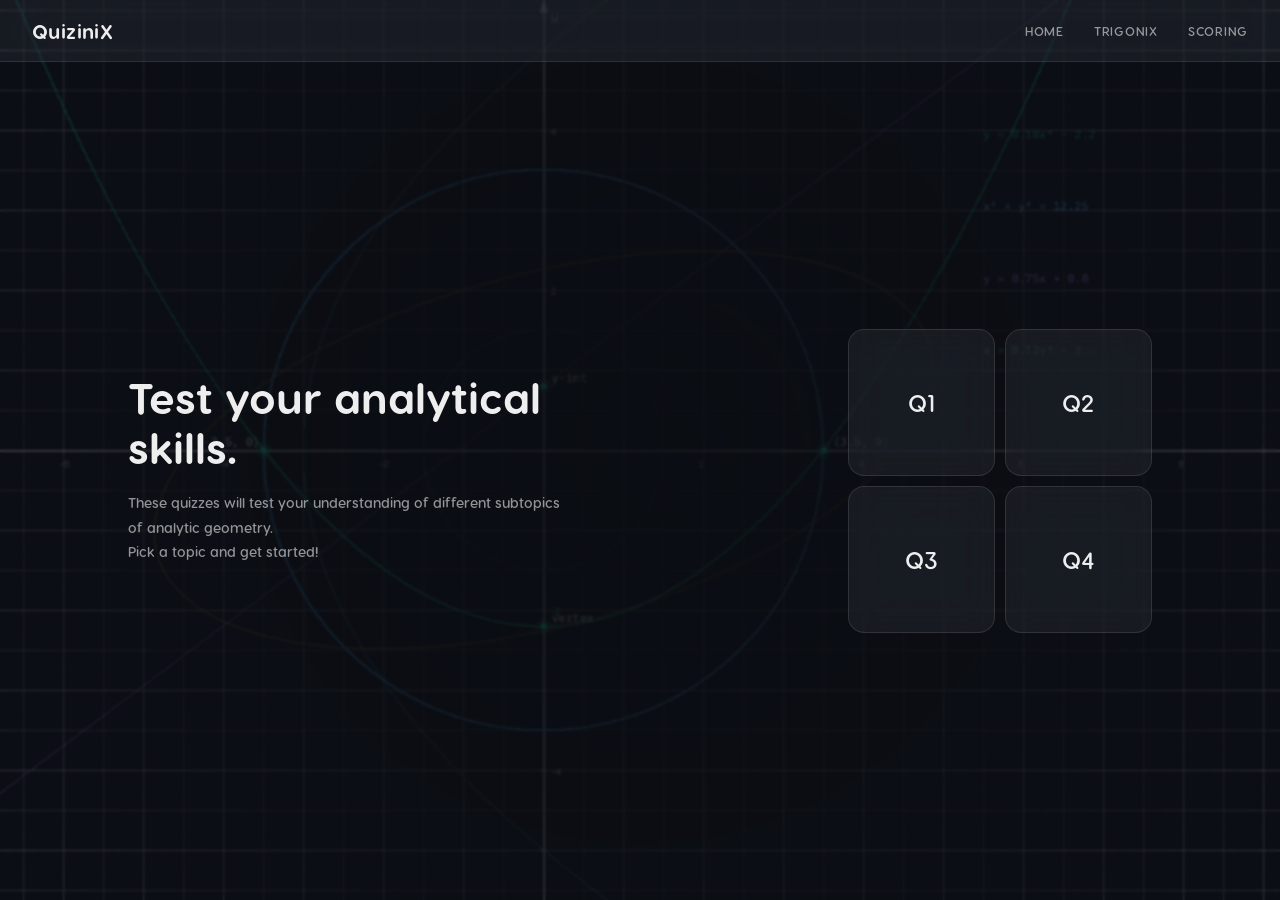
<file: index.html>
<!DOCTYPE html>
<html lang="en">
<head>
    <meta charset="UTF-8">
    <meta name="viewport" content="width=device-width, initial-scale=1.0">
    <script async src="https://pagead2.googlesyndication.com/pagead/js/adsbygoogle.js?client=ca-pub-8921934324115001"
     crossorigin="anonymous"></script>
    <link rel="stylesheet" href="index.css">
    <script src="index.js"></script>
    <title>QuiziniX</title>
</head>
<body id="body">
    <div class="all">
        <div class="nav">
            <p id="navTitle">QuiziniX</p>
            <nav class="linkList">
                <a href="#" class="link">Home</a>
                <a href="https://trigonix.netlify.app" class="link">Trigonix</a>
                <meta name="google-site-verification" content="eEpKmwbBqRl6I6OU0Si8cZnykv7s3crbCMRWSGmSx84" />
                <a href="/scoring.html" class="link">Scoring</a>
            </nav>
        </div>
        <div class="content">
            <div class="intro">
                <h1 class="header">Test your analytical <br> skills.</h1>

                <div id="Q0t">
                    <p class="info">These quizzes will test your understanding of different subtopics of analytic geometry.<br>Pick a topic and get started!</p>
                </div>

                <div id="Q1t">
                    <p class="info">Test your skills in understanding the properties of a line — Slope, Distance, Midpoint, and Intercept.</p>
                    <a href="/pages/Q1/QUIZ1.html"><button class="gS" id="gq1">GET STARTED</button></a>
                </div>

                <div id="Q2t">
                    <p class="info">Test your skills in identifying the anatomy of a circle and its values.</p>
                    <a href="/pages/Q2/QUIZ2.html"><button class="gS" id="gq2">GET STARTED</button></a>
                </div>

                <div id="Q3t">
                    <p class="info">Test your skills in solving different parts and values of a parabola.</p>
                    <a href="/pages/Q3/QUIZ3.html"><button class="gS" id="gq3">GET STARTED</button></a>
                </div>

                <div id="Q4t">
                    <p class="info">(Soon to be added)</p>
                    <button class="gS" id="gq4" disabled>COMING SOON</button>
                </div>
            </div>

            <div class="subJ">
                <button class="subJB" id="subJB1" onclick="q1()">Q1</button>
                <button class="subJB" id="subJB2" onclick="q2()">Q2</button>
                <button class="subJB" id="subJB3" onclick="q3()">Q3</button>
                <button class="subJB" id="subJB4" onclick="q4()">Q4</button>
            </div>
        </div>
    </div>
</body>
</html>
</file>
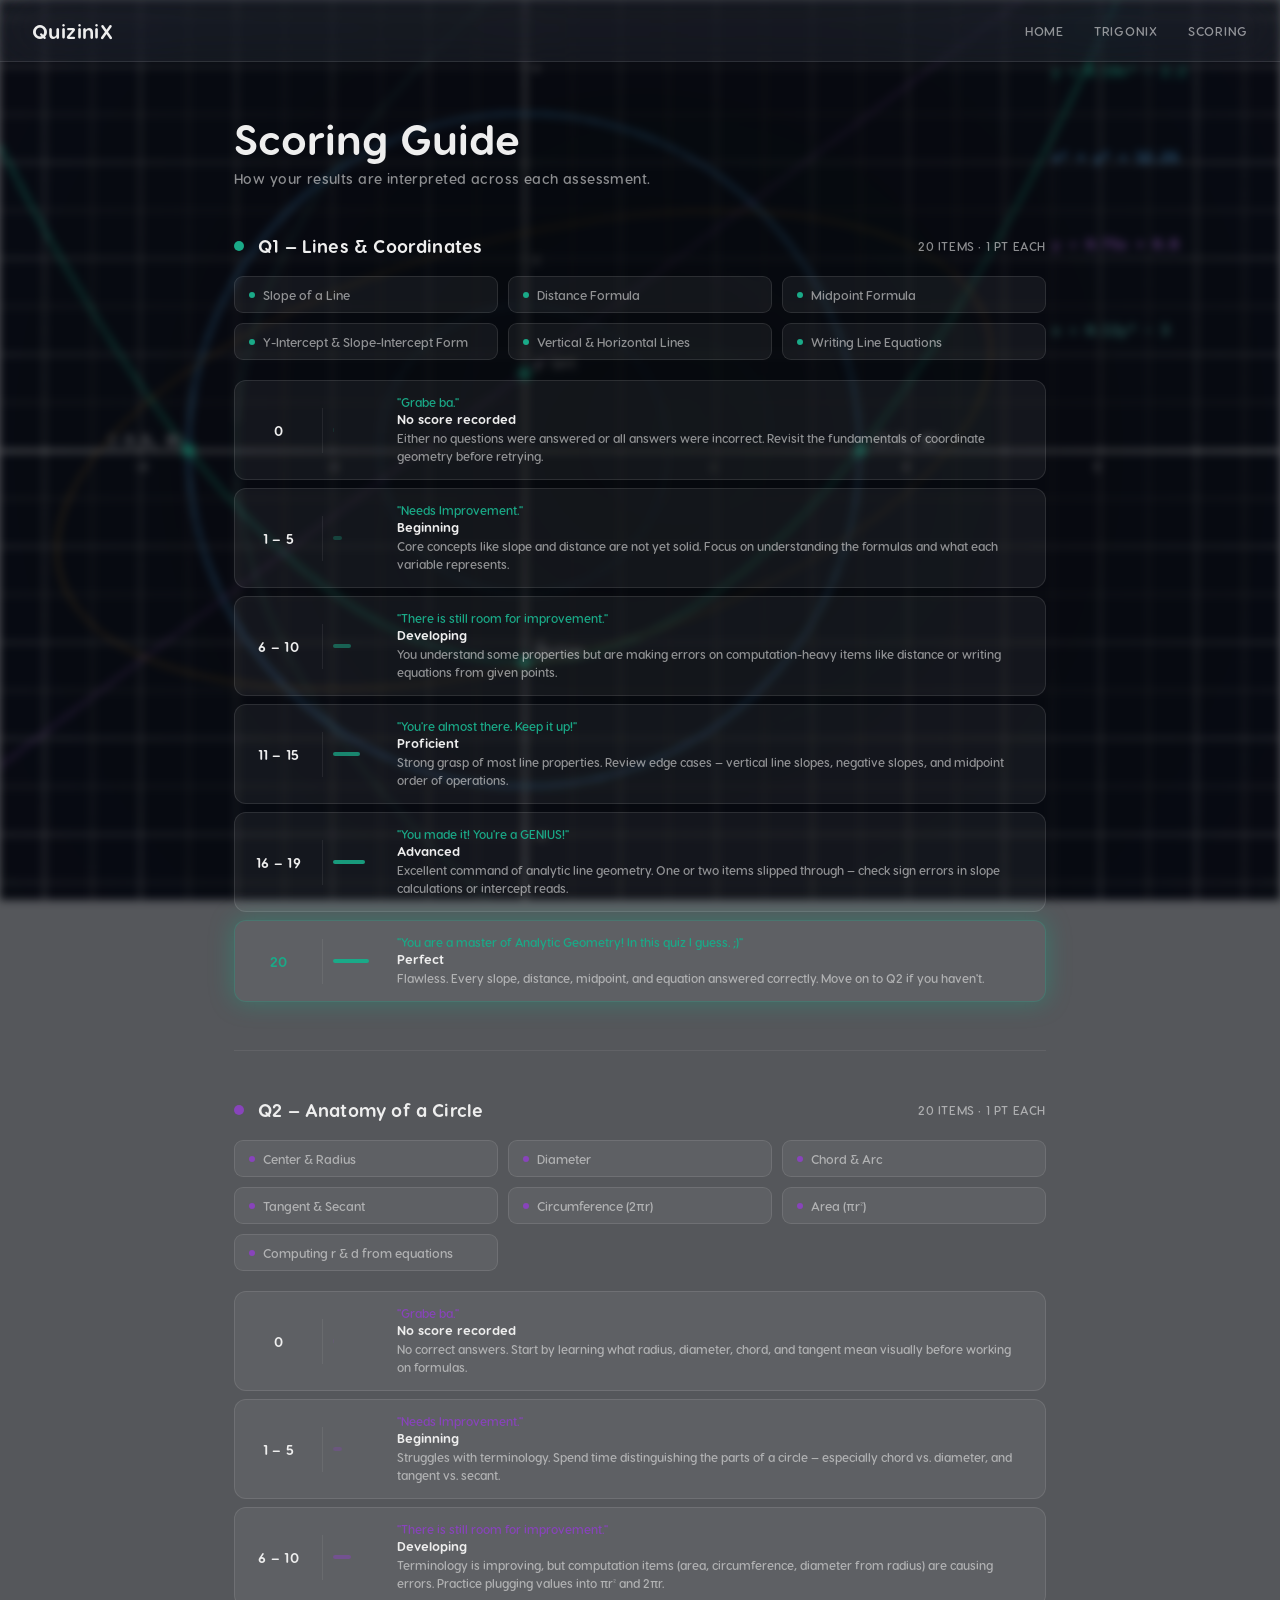
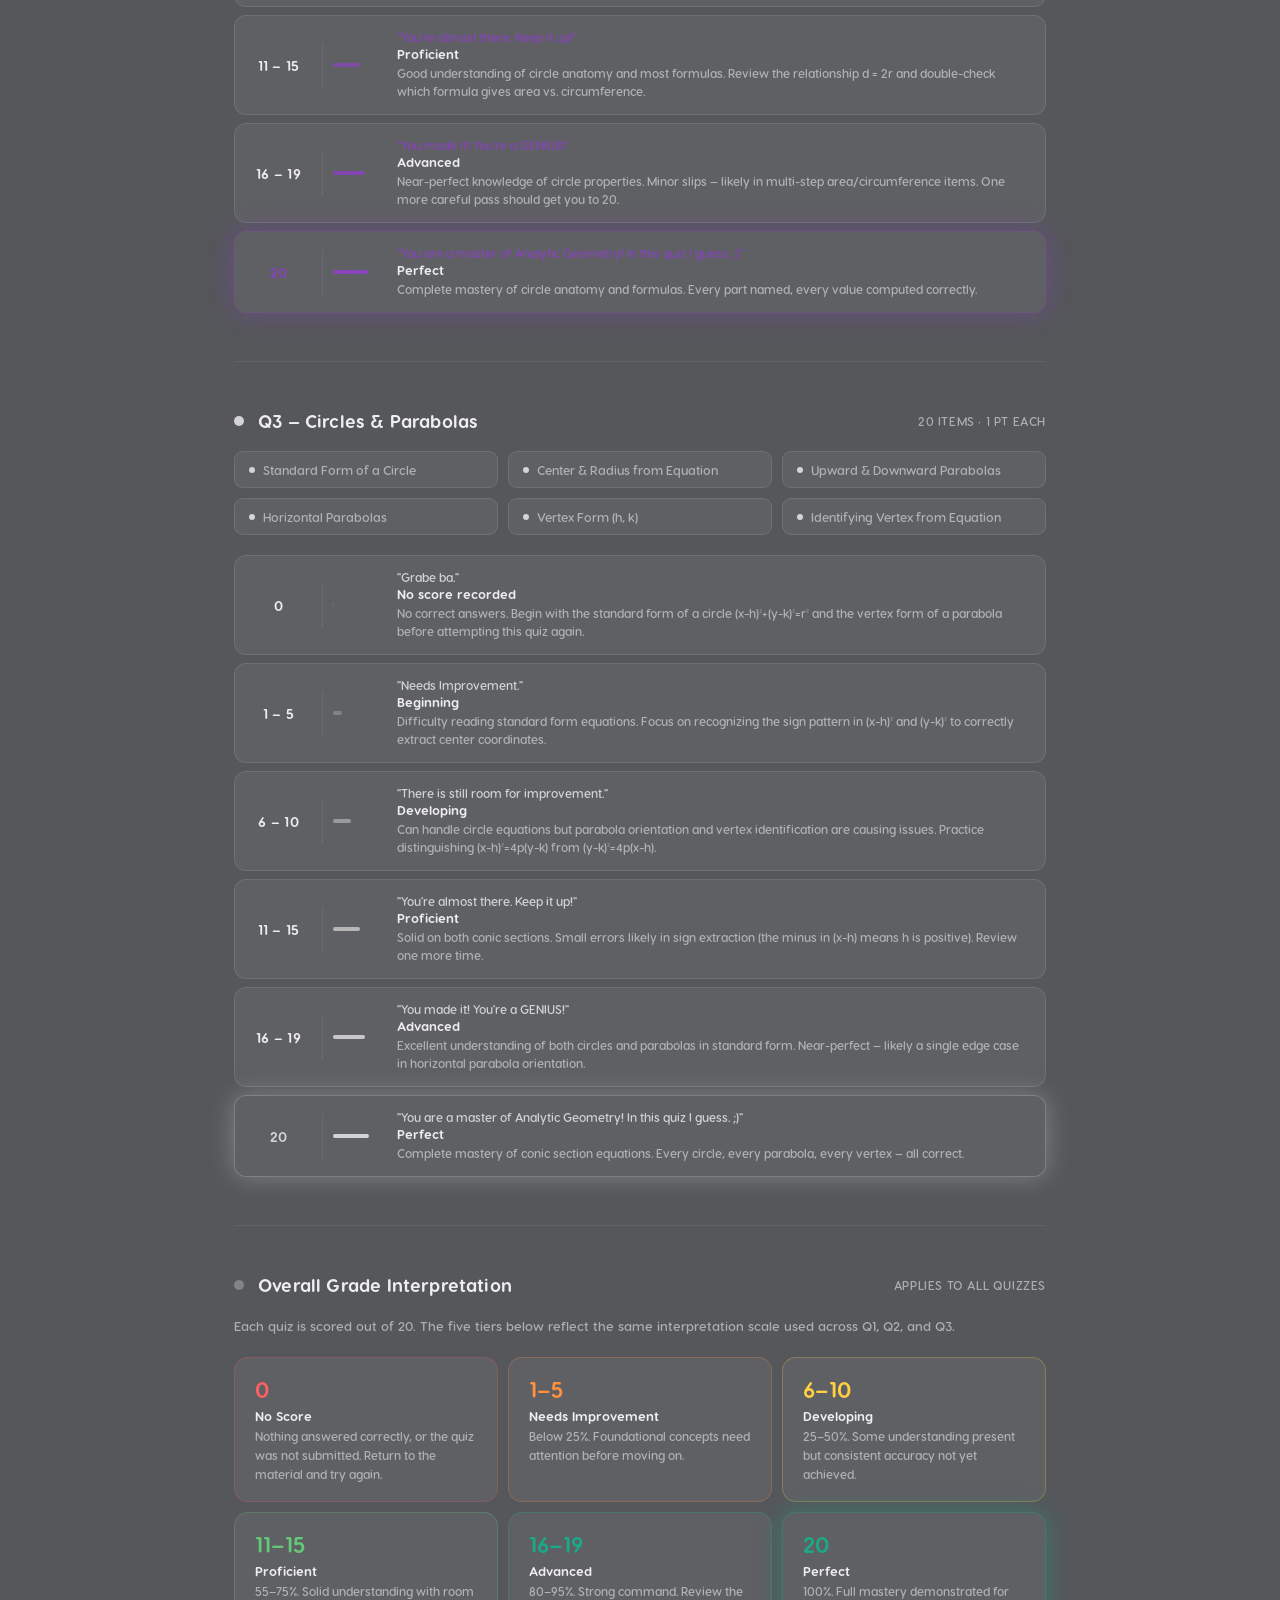
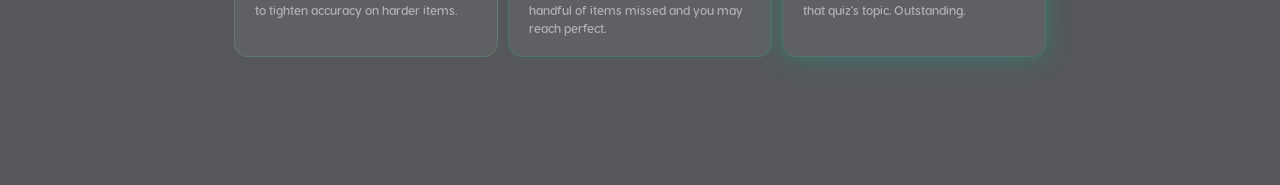
<file: scoring.html>
<!DOCTYPE html>
<html lang="en">
<head>
    <meta charset="UTF-8">
    <meta name="viewport" content="width=device-width, initial-scale=1.0">
    <script async src="https://pagead2.googlesyndication.com/pagead/js/adsbygoogle.js?client=ca-pub-8921934324115001"
     crossorigin="anonymous"></script>
    <title>QuiziniX — Scoring Guide</title>
    <style>
/* ══════════════════════════════════════════
   QUIZINIX — SCORING PAGE
   ══════════════════════════════════════════ */
:root {
    --q1:           #1aaa88;
    --q1-dim:       rgba(26,170,136,0.13);
    --q1-border:    rgba(26,170,136,0.30);
    --q1-glow:      0 0 24px rgba(26,170,136,0.40);

    --q2:           #8844bb;
    --q2-dim:       rgba(136,68,187,0.13);
    --q2-border:    rgba(136,68,187,0.30);
    --q2-glow:      0 0 24px rgba(136,68,187,0.45);

    --q3:           #d4d4d4;
    --q3-dim:       rgba(212,212,212,0.10);
    --q3-border:    rgba(212,212,212,0.28);
    --q3-glow:      0 0 24px rgba(212,212,212,0.35);

    --glass-bg:     rgba(255,255,255,0.055);
    --glass-border: rgba(255,255,255,0.10);
    --nav-bg:       rgba(255,255,255,0.055);
    --nav-blur:     blur(32px) saturate(1.6);
    --nav-border:   rgba(255,255,255,0.10);
    --text:         #eeeeee;
    --text-muted:   rgba(238,238,238,0.58);
    --scrollbar-bg: #0b0e13;
    --transition:   0.18s ease;
}

/* ── SCROLLBAR ── */
::-webkit-scrollbar             { width: 5px; }
::-webkit-scrollbar-track       { background: var(--scrollbar-bg); }
::-webkit-scrollbar-thumb       { background: var(--q1); border-radius: 99px; }
::-webkit-scrollbar-thumb:hover { background: #20ccaa; }
* { scrollbar-width: thin; scrollbar-color: var(--q1) var(--scrollbar-bg); }

/* ── RESET ── */
*, *::before, *::after { box-sizing: border-box; }
html, body { margin: 0; padding: 0; color: var(--text); scroll-behavior: smooth; }

@font-face { font-family: demiBold; src: url(VisbyRoundCF-DemiBold.otf); }
@font-face { font-family: Bold;     src: url(VisbyRoundCF-Bold.otf); }

/* ── BACKGROUND ── */
.bg {
    position: fixed; inset: 0;
    background-image: url(quizinix_bg.png);
    background-position: center; z-index: -1;
    filter: blur(4px);
}
body { min-height: 100vh; background-color: rgba(14,16,22,0.70);}

/* ── NAV ── */
.nav {
    display: flex; align-items: center; justify-content: space-between;
    padding: 0 32px; height: 62px; position: sticky; top: 0; z-index: 100;
    background: var(--nav-bg); backdrop-filter: var(--nav-blur);
    border-bottom: 1px solid var(--nav-border);
}
a { text-decoration: none; color: var(--text); }
#navTitle { font-family: Bold; font-size: 20px; margin: 0; letter-spacing: 0.02em; }
.linkList { display: flex; align-items: center; gap: 30px; margin: 0; padding: 0; list-style: none; }
.link { font-family: demiBold; font-size: 12.5px; color: var(--text-muted); letter-spacing: 0.06em; text-transform: uppercase; transition: color var(--transition); }
.link:hover { color: var(--text); }

/* ── PAGE WRAPPER ── */
.page {
    max-width: 860px;
    margin: 0 auto;
    padding: 52px 24px 80px;
}

/* ── PAGE TITLE ── */
.page-title {
    font-family: Bold;
    font-size: clamp(26px, 3.5vw, 42px);
    margin: 0 0 8px 0;
    line-height: 1.15;
}
.page-subtitle {
    font-family: demiBold;
    font-size: 14px;
    color: var(--text-muted);
    margin: 0 0 48px 0;
    letter-spacing: 0.03em;
}

/* ── SECTION HEADER ── */
.section {
    margin-bottom: 48px;
}
.section-head {
    display: flex;
    align-items: center;
    gap: 14px;
    margin-bottom: 20px;
}
.section-pip {
    width: 10px; height: 10px;
    border-radius: 50%;
    flex-shrink: 0;
}
.section-title {
    font-family: Bold;
    font-size: 18px;
    margin: 0;
    letter-spacing: 0.01em;
}
.section-sub {
    font-family: demiBold;
    font-size: 12px;
    color: var(--text-muted);
    letter-spacing: 0.05em;
    text-transform: uppercase;
    margin: 0 0 0 auto;
}

/* ── TIER TABLE ── */
.tier-grid {
    display: grid;
    grid-template-columns: 1fr;
    gap: 8px;
}
.tier-row {
    display: grid;
    grid-template-columns: 88px 56px 1fr;
    align-items: center;
    gap: 0;
    background: var(--glass-bg);
    border: 1px solid var(--glass-border);
    border-radius: 12px;
    overflow: hidden;
    transition: border-color var(--transition), box-shadow var(--transition);
}
.tier-row:hover { border-color: rgba(255,255,255,0.18); }

.tier-score {
    font-family: Bold;
    font-size: 14px;
    padding: 14px 16px;
    text-align: center;
    border-right: 1px solid rgba(255,255,255,0.07);
    color: var(--text);
    letter-spacing: 0.02em;
}
.tier-bar-wrap {
    padding: 0 10px;
    display: flex;
    align-items: center;
}
.tier-bar {
    height: 4px;
    border-radius: 99px;
    width: 100%;
}
.tier-info {
    padding: 14px 18px;
}
.tier-label {
    font-family: Bold;
    font-size: 13px;
    margin: 0 0 3px 0;
    color: var(--text);
}
.tier-desc {
    font-family: demiBold;
    font-size: 12px;
    color: var(--text-muted);
    margin: 0;
    line-height: 1.5;
}
.tier-quote {
    font-family: demiBold;
    font-size: 12px;
    margin: 0 0 2px 0;
}

/* ── TOPICS COVERED ── */
.topics-grid {
    display: grid;
    grid-template-columns: repeat(auto-fill, minmax(200px, 1fr));
    gap: 10px;
    margin-top: 12px;
}
.topic-chip {
    font-family: demiBold;
    font-size: 12.5px;
    padding: 10px 14px;
    border-radius: 9px;
    background: var(--glass-bg);
    border: 1px solid var(--glass-border);
    color: var(--text-muted);
    display: flex;
    align-items: center;
    gap: 8px;
    transition: color var(--transition), border-color var(--transition);
}
.topic-chip:hover { color: var(--text); }
.topic-dot { width: 6px; height: 6px; border-radius: 50%; flex-shrink: 0; }

/* ── LIVE SCORE BANNER ── */
.live-banner {
    display: none;
    align-items: center;
    justify-content: space-between;
    gap: 16px;
    padding: 16px 22px;
    border-radius: 14px;
    background: var(--glass-bg);
    border: 1px solid var(--glass-border);
    margin-bottom: 14px;
    flex-wrap: wrap;
}
.live-banner.visible { display: flex; }
.live-label {
    font-family: demiBold;
    font-size: 12px;
    text-transform: uppercase;
    letter-spacing: 0.06em;
    color: var(--text-muted);
}
.live-score-val {
    font-family: Bold;
    font-size: 28px;
    margin: 0;
    line-height: 1;
}
.live-interpretation {
    font-family: demiBold;
    font-size: 13px;
    color: var(--text-muted);
    max-width: 380px;
}
.live-badge {
    font-family: demiBold;
    font-size: 11px;
    letter-spacing: 0.06em;
    text-transform: uppercase;
    padding: 5px 12px;
    border-radius: 99px;
    border: 1px solid;
}

/* ── PROGRESS BAR (live) ── */
.live-progress-wrap {
    width: 100%;
    height: 5px;
    border-radius: 99px;
    background: rgba(255,255,255,0.08);
    overflow: hidden;
    margin-top: 12px;
}
.live-progress-fill {
    height: 100%;
    border-radius: 99px;
    transition: width 0.6s cubic-bezier(0.4,0,0.2,1);
    width: 0%;
}

/* ── DIVIDER ── */
.divider {
    border: none;
    border-top: 1px solid rgba(255,255,255,0.07);
    margin: 48px 0;
}

/* ── OVERALL GRADING ── */
.grade-grid {
    display: grid;
    grid-template-columns: repeat(auto-fill, minmax(220px, 1fr));
    gap: 10px;
}
.grade-card {
    padding: 18px 20px;
    border-radius: 14px;
    background: var(--glass-bg);
    border: 1px solid var(--glass-border);
    transition: border-color var(--transition);
}
.grade-range {
    font-family: Bold;
    font-size: 22px;
    margin: 0 0 6px 0;
}
.grade-title {
    font-family: Bold;
    font-size: 13px;
    margin: 0 0 4px 0;
}
.grade-body {
    font-family: demiBold;
    font-size: 12px;
    color: var(--text-muted);
    margin: 0;
    line-height: 1.55;
}

/* ── Q-COLORS applied via class ── */
.q1 { color: var(--q1); }
.q2 { color: var(--q2); }
.q3 { color: var(--q3); }
.bg-q1 { background: var(--q1); }
.bg-q2 { background: var(--q2); }
.bg-q3 { background: var(--q3); }
.border-q1 { border-color: var(--q1-border) !important; box-shadow: var(--q1-glow); }
.border-q2 { border-color: var(--q2-border) !important; box-shadow: var(--q2-glow); }
.border-q3 { border-color: var(--q3-border) !important; box-shadow: var(--q3-glow); }

/* ── RESPONSIVE ── */
@media (max-width: 600px) {
    .nav { padding: 0 16px; }
    .page { padding: 36px 16px 60px; }
    .tier-row { grid-template-columns: 72px 44px 1fr; }
    .tier-score { font-size: 12px; padding: 12px 10px; }
    .live-banner { flex-direction: column; align-items: flex-start; }
    .grade-grid { grid-template-columns: 1fr 1fr; }
}
    </style>
</head>
<body>
    <div class="bg"></div>

    <div class="nav">
        <p id="navTitle">QuiziniX</p>
        <nav class="linkList">
            <a href="/index.html" class="link">Home</a>
            <a href="https://trigonix.netlify.app" class="link">Trigonix</a>
            <a href="/scoring.html" class="link">Scoring</a>
        </nav>
    </div>

    <div class="page">

        <h1 class="page-title">Scoring Guide</h1>
        <p class="page-subtitle">How your results are interpreted across each assessment.</p>

        <!-- ══ LIVE RESULT BANNER (shows if a score exists in localStorage) ══ -->
        <div class="live-banner" id="liveBanner">
            <div>
                <p class="live-label">Your most recent score</p>
                <p class="live-score-val" id="liveScoreVal">—</p>
                <p class="live-interpretation" id="liveInterp"></p>
            </div>
            <div style="display:flex;flex-direction:column;align-items:flex-end;gap:8px;">
                <span class="live-badge" id="liveBadge"></span>
                <span class="live-label" id="liveQuizLabel"></span>
            </div>
            <div class="live-progress-wrap" style="width:100%">
                <div class="live-progress-fill" id="liveProgressFill"></div>
            </div>
        </div>

        <!-- ══ Q1 ══ -->
        <div class="section">
            <div class="section-head">
                <span class="section-pip bg-q1"></span>
                <h2 class="section-title">Q1 — Lines &amp; Coordinates</h2>
                <span class="section-sub">20 items · 1 pt each</span>
            </div>

            <div class="topics-grid" style="margin-bottom:20px;">
                <div class="topic-chip"><span class="topic-dot bg-q1"></span>Slope of a Line</div>
                <div class="topic-chip"><span class="topic-dot bg-q1"></span>Distance Formula</div>
                <div class="topic-chip"><span class="topic-dot bg-q1"></span>Midpoint Formula</div>
                <div class="topic-chip"><span class="topic-dot bg-q1"></span>Y-Intercept &amp; Slope-Intercept Form</div>
                <div class="topic-chip"><span class="topic-dot bg-q1"></span>Vertical &amp; Horizontal Lines</div>
                <div class="topic-chip"><span class="topic-dot bg-q1"></span>Writing Line Equations</div>
            </div>

            <div class="tier-grid">
                <div class="tier-row">
                    <div class="tier-score">0</div>
                    <div class="tier-bar-wrap"><div class="tier-bar bg-q1" style="opacity:0.15;width:2%"></div></div>
                    <div class="tier-info">
                        <p class="tier-quote q1">"Grabe ba."</p>
                        <p class="tier-label">No score recorded</p>
                        <p class="tier-desc">Either no questions were answered or all answers were incorrect. Revisit the fundamentals of coordinate geometry before retrying.</p>
                    </div>
                </div>
                <div class="tier-row">
                    <div class="tier-score">1 – 5</div>
                    <div class="tier-bar-wrap"><div class="tier-bar bg-q1" style="opacity:0.30;width:25%"></div></div>
                    <div class="tier-info">
                        <p class="tier-quote q1">"Needs Improvement."</p>
                        <p class="tier-label">Beginning</p>
                        <p class="tier-desc">Core concepts like slope and distance are not yet solid. Focus on understanding the formulas and what each variable represents.</p>
                    </div>
                </div>
                <div class="tier-row">
                    <div class="tier-score">6 – 10</div>
                    <div class="tier-bar-wrap"><div class="tier-bar bg-q1" style="opacity:0.50;width:50%"></div></div>
                    <div class="tier-info">
                        <p class="tier-quote q1">"There is still room for improvement."</p>
                        <p class="tier-label">Developing</p>
                        <p class="tier-desc">You understand some properties but are making errors on computation-heavy items like distance or writing equations from given points.</p>
                    </div>
                </div>
                <div class="tier-row">
                    <div class="tier-score">11 – 15</div>
                    <div class="tier-bar-wrap"><div class="tier-bar bg-q1" style="opacity:0.75;width:75%"></div></div>
                    <div class="tier-info">
                        <p class="tier-quote q1">"You're almost there. Keep it up!"</p>
                        <p class="tier-label">Proficient</p>
                        <p class="tier-desc">Strong grasp of most line properties. Review edge cases — vertical line slopes, negative slopes, and midpoint order of operations.</p>
                    </div>
                </div>
                <div class="tier-row">
                    <div class="tier-score">16 – 19</div>
                    <div class="tier-bar-wrap"><div class="tier-bar bg-q1" style="opacity:0.90;width:90%"></div></div>
                    <div class="tier-info">
                        <p class="tier-quote q1">"You made it! You're a GENIUS!"</p>
                        <p class="tier-label">Advanced</p>
                        <p class="tier-desc">Excellent command of analytic line geometry. One or two items slipped through — check sign errors in slope calculations or intercept reads.</p>
                    </div>
                </div>
                <div class="tier-row border-q1">
                    <div class="tier-score q1">20</div>
                    <div class="tier-bar-wrap"><div class="tier-bar bg-q1" style="width:100%"></div></div>
                    <div class="tier-info">
                        <p class="tier-quote q1">"You are a master of Analytic Geometry! In this quiz I guess. ;)"</p>
                        <p class="tier-label">Perfect</p>
                        <p class="tier-desc">Flawless. Every slope, distance, midpoint, and equation answered correctly. Move on to Q2 if you haven't.</p>
                    </div>
                </div>
            </div>
        </div>

        <hr class="divider">

        <!-- ══ Q2 ══ -->
        <div class="section">
            <div class="section-head">
                <span class="section-pip bg-q2"></span>
                <h2 class="section-title">Q2 — Anatomy of a Circle</h2>
                <span class="section-sub">20 items · 1 pt each</span>
            </div>

            <div class="topics-grid" style="margin-bottom:20px;">
                <div class="topic-chip"><span class="topic-dot bg-q2"></span>Center &amp; Radius</div>
                <div class="topic-chip"><span class="topic-dot bg-q2"></span>Diameter</div>
                <div class="topic-chip"><span class="topic-dot bg-q2"></span>Chord &amp; Arc</div>
                <div class="topic-chip"><span class="topic-dot bg-q2"></span>Tangent &amp; Secant</div>
                <div class="topic-chip"><span class="topic-dot bg-q2"></span>Circumference (2πr)</div>
                <div class="topic-chip"><span class="topic-dot bg-q2"></span>Area (πr²)</div>
                <div class="topic-chip"><span class="topic-dot bg-q2"></span>Computing r &amp; d from equations</div>
            </div>

            <div class="tier-grid">
                <div class="tier-row">
                    <div class="tier-score">0</div>
                    <div class="tier-bar-wrap"><div class="tier-bar bg-q2" style="opacity:0.15;width:2%"></div></div>
                    <div class="tier-info">
                        <p class="tier-quote q2">"Grabe ba."</p>
                        <p class="tier-label">No score recorded</p>
                        <p class="tier-desc">No correct answers. Start by learning what radius, diameter, chord, and tangent mean visually before working on formulas.</p>
                    </div>
                </div>
                <div class="tier-row">
                    <div class="tier-score">1 – 5</div>
                    <div class="tier-bar-wrap"><div class="tier-bar bg-q2" style="opacity:0.30;width:25%"></div></div>
                    <div class="tier-info">
                        <p class="tier-quote q2">"Needs Improvement."</p>
                        <p class="tier-label">Beginning</p>
                        <p class="tier-desc">Struggles with terminology. Spend time distinguishing the parts of a circle — especially chord vs. diameter, and tangent vs. secant.</p>
                    </div>
                </div>
                <div class="tier-row">
                    <div class="tier-score">6 – 10</div>
                    <div class="tier-bar-wrap"><div class="tier-bar bg-q2" style="opacity:0.50;width:50%"></div></div>
                    <div class="tier-info">
                        <p class="tier-quote q2">"There is still room for improvement."</p>
                        <p class="tier-label">Developing</p>
                        <p class="tier-desc">Terminology is improving, but computation items (area, circumference, diameter from radius) are causing errors. Practice plugging values into πr² and 2πr.</p>
                    </div>
                </div>
                <div class="tier-row">
                    <div class="tier-score">11 – 15</div>
                    <div class="tier-bar-wrap"><div class="tier-bar bg-q2" style="opacity:0.75;width:75%"></div></div>
                    <div class="tier-info">
                        <p class="tier-quote q2">"You're almost there. Keep it up!"</p>
                        <p class="tier-label">Proficient</p>
                        <p class="tier-desc">Good understanding of circle anatomy and most formulas. Review the relationship d = 2r and double-check which formula gives area vs. circumference.</p>
                    </div>
                </div>
                <div class="tier-row">
                    <div class="tier-score">16 – 19</div>
                    <div class="tier-bar-wrap"><div class="tier-bar bg-q2" style="opacity:0.90;width:90%"></div></div>
                    <div class="tier-info">
                        <p class="tier-quote q2">"You made it! You're a GENIUS!"</p>
                        <p class="tier-label">Advanced</p>
                        <p class="tier-desc">Near-perfect knowledge of circle properties. Minor slips — likely in multi-step area/circumference items. One more careful pass should get you to 20.</p>
                    </div>
                </div>
                <div class="tier-row border-q2">
                    <div class="tier-score q2">20</div>
                    <div class="tier-bar-wrap"><div class="tier-bar bg-q2" style="width:100%"></div></div>
                    <div class="tier-info">
                        <p class="tier-quote q2">"You are a master of Analytic Geometry! In this quiz I guess. ;)"</p>
                        <p class="tier-label">Perfect</p>
                        <p class="tier-desc">Complete mastery of circle anatomy and formulas. Every part named, every value computed correctly.</p>
                    </div>
                </div>
            </div>
        </div>

        <hr class="divider">

        <!-- ══ Q3 ══ -->
        <div class="section">
            <div class="section-head">
                <span class="section-pip bg-q3"></span>
                <h2 class="section-title">Q3 — Circles &amp; Parabolas</h2>
                <span class="section-sub">20 items · 1 pt each</span>
            </div>

            <div class="topics-grid" style="margin-bottom:20px;">
                <div class="topic-chip"><span class="topic-dot bg-q3"></span>Standard Form of a Circle</div>
                <div class="topic-chip"><span class="topic-dot bg-q3"></span>Center &amp; Radius from Equation</div>
                <div class="topic-chip"><span class="topic-dot bg-q3"></span>Upward &amp; Downward Parabolas</div>
                <div class="topic-chip"><span class="topic-dot bg-q3"></span>Horizontal Parabolas</div>
                <div class="topic-chip"><span class="topic-dot bg-q3"></span>Vertex Form (h, k)</div>
                <div class="topic-chip"><span class="topic-dot bg-q3"></span>Identifying Vertex from Equation</div>
            </div>

            <div class="tier-grid">
                <div class="tier-row">
                    <div class="tier-score">0</div>
                    <div class="tier-bar-wrap"><div class="tier-bar bg-q3" style="opacity:0.15;width:2%"></div></div>
                    <div class="tier-info">
                        <p class="tier-quote q3">"Grabe ba."</p>
                        <p class="tier-label">No score recorded</p>
                        <p class="tier-desc">No correct answers. Begin with the standard form of a circle (x−h)²+(y−k)²=r² and the vertex form of a parabola before attempting this quiz again.</p>
                    </div>
                </div>
                <div class="tier-row">
                    <div class="tier-score">1 – 5</div>
                    <div class="tier-bar-wrap"><div class="tier-bar bg-q3" style="opacity:0.30;width:25%"></div></div>
                    <div class="tier-info">
                        <p class="tier-quote q3">"Needs Improvement."</p>
                        <p class="tier-label">Beginning</p>
                        <p class="tier-desc">Difficulty reading standard form equations. Focus on recognizing the sign pattern in (x−h)² and (y−k)² to correctly extract center coordinates.</p>
                    </div>
                </div>
                <div class="tier-row">
                    <div class="tier-score">6 – 10</div>
                    <div class="tier-bar-wrap"><div class="tier-bar bg-q3" style="opacity:0.50;width:50%"></div></div>
                    <div class="tier-info">
                        <p class="tier-quote q3">"There is still room for improvement."</p>
                        <p class="tier-label">Developing</p>
                        <p class="tier-desc">Can handle circle equations but parabola orientation and vertex identification are causing issues. Practice distinguishing (x−h)²=4p(y−k) from (y−k)²=4p(x−h).</p>
                    </div>
                </div>
                <div class="tier-row">
                    <div class="tier-score">11 – 15</div>
                    <div class="tier-bar-wrap"><div class="tier-bar bg-q3" style="opacity:0.75;width:75%"></div></div>
                    <div class="tier-info">
                        <p class="tier-quote q3">"You're almost there. Keep it up!"</p>
                        <p class="tier-label">Proficient</p>
                        <p class="tier-desc">Solid on both conic sections. Small errors likely in sign extraction (the minus in (x−h) means h is positive). Review one more time.</p>
                    </div>
                </div>
                <div class="tier-row">
                    <div class="tier-score">16 – 19</div>
                    <div class="tier-bar-wrap"><div class="tier-bar bg-q3" style="opacity:0.90;width:90%"></div></div>
                    <div class="tier-info">
                        <p class="tier-quote q3">"You made it! You're a GENIUS!"</p>
                        <p class="tier-label">Advanced</p>
                        <p class="tier-desc">Excellent understanding of both circles and parabolas in standard form. Near-perfect — likely a single edge case in horizontal parabola orientation.</p>
                    </div>
                </div>
                <div class="tier-row border-q3">
                    <div class="tier-score q3">20</div>
                    <div class="tier-bar-wrap"><div class="tier-bar bg-q3" style="width:100%"></div></div>
                    <div class="tier-info">
                        <p class="tier-quote q3">"You are a master of Analytic Geometry! In this quiz I guess. ;)"</p>
                        <p class="tier-label">Perfect</p>
                        <p class="tier-desc">Complete mastery of conic section equations. Every circle, every parabola, every vertex — all correct.</p>
                    </div>
                </div>
            </div>
        </div>

        <hr class="divider">

        <!-- ══ OVERALL GRADE SCALE ══ -->
        <div class="section">
            <div class="section-head">
                <span class="section-pip" style="background:#fff4;"></span>
                <h2 class="section-title">Overall Grade Interpretation</h2>
                <span class="section-sub">Applies to all quizzes</span>
            </div>
            <p style="font-family:demiBold;font-size:13px;color:var(--text-muted);margin:0 0 20px 0;line-height:1.7;">
                Each quiz is scored out of 20. The five tiers below reflect the same interpretation scale used across Q1, Q2, and Q3.
            </p>
            <div class="grade-grid">
                <div class="grade-card" style="border-color:rgba(255,80,80,0.25);">
                    <p class="grade-range" style="color:#ff6060;">0</p>
                    <p class="grade-title">No Score</p>
                    <p class="grade-body">Nothing answered correctly, or the quiz was not submitted. Return to the material and try again.</p>
                </div>
                <div class="grade-card" style="border-color:rgba(255,140,60,0.25);">
                    <p class="grade-range" style="color:#ff9040;">1–5</p>
                    <p class="grade-title">Needs Improvement</p>
                    <p class="grade-body">Below 25%. Foundational concepts need attention before moving on.</p>
                </div>
                <div class="grade-card" style="border-color:rgba(255,210,60,0.25);">
                    <p class="grade-range" style="color:#ffd040;">6–10</p>
                    <p class="grade-title">Developing</p>
                    <p class="grade-body">25–50%. Some understanding present but consistent accuracy not yet achieved.</p>
                </div>
                <div class="grade-card" style="border-color:rgba(100,200,120,0.25);">
                    <p class="grade-range" style="color:#64c878;">11–15</p>
                    <p class="grade-title">Proficient</p>
                    <p class="grade-body">55–75%. Solid understanding with room to tighten accuracy on harder items.</p>
                </div>
                <div class="grade-card" style="border-color:rgba(26,170,136,0.30);">
                    <p class="grade-range" style="color:var(--q1);">16–19</p>
                    <p class="grade-title">Advanced</p>
                    <p class="grade-body">80–95%. Strong command. Review the handful of items missed and you may reach perfect.</p>
                </div>
                <div class="grade-card border-q1">
                    <p class="grade-range" style="color:var(--q1);">20</p>
                    <p class="grade-title">Perfect</p>
                    <p class="grade-body">100%. Full mastery demonstrated for that quiz's topic. Outstanding.</p>
                </div>
            </div>
        </div>

    </div><!-- /page -->

    <script>
    // ── Read most recent score from localStorage and show live banner ──
    (function () {
        const raw = localStorage.getItem("quizScore");
        if (raw === null) return;

        const score = parseInt(raw, 10);
        if (isNaN(score)) return;

        // Determine which quiz the score likely came from by checking
        // a secondary key written by each quiz JS, fallback to generic label.
        const quizKey = localStorage.getItem("quizName") || "Recent Quiz";

        function getTier(s) {
            if (s === 0)   return { label: "No Score",         color: "#ff6060",  pct: 2 };
            if (s <= 5)    return { label: "Needs Improvement",color: "#ff9040",  pct: 25 };
            if (s <= 10)   return { label: "Developing",       color: "#ffd040",  pct: 50 };
            if (s <= 15)   return { label: "Proficient",       color: "#64c878",  pct: 75 };
            if (s <= 19)   return { label: "Advanced",         color: "#1aaa88",  pct: 90 };
            return               { label: "Perfect",           color: "#1aaa88",  pct: 100 };
        }

        function getInterp(s) {
            if (s === 0)  return "Grabe ba.";
            if (s <= 5)   return "Needs Improvement.";
            if (s <= 10)  return "There is still room for improvement.";
            if (s <= 15)  return "You're almost there. Keep it up!";
            if (s <= 19)  return "You made it! You're a GENIUS!";
            return "You are a master of Analytic Geometry! In this quiz I guess. ;)";
        }

        const tier = getTier(score);

        const banner = document.getElementById("liveBanner");
        const valEl  = document.getElementById("liveScoreVal");
        const interpEl = document.getElementById("liveInterp");
        const badgeEl  = document.getElementById("liveBadge");
        const labelEl  = document.getElementById("liveQuizLabel");
        const fillEl   = document.getElementById("liveProgressFill");

        valEl.textContent    = score + " / 20";
        valEl.style.color    = tier.color;
        interpEl.textContent = getInterp(score);
        badgeEl.textContent  = tier.label;
        badgeEl.style.color  = tier.color;
        badgeEl.style.borderColor = tier.color;
        labelEl.textContent  = quizKey;
        banner.style.borderColor = tier.color + "44";
        banner.style.boxShadow   = "0 0 20px " + tier.color + "22";
        banner.classList.add("visible");

        // Animate fill after paint
        requestAnimationFrame(() => {
            setTimeout(() => {
                fillEl.style.background = tier.color;
                fillEl.style.width = tier.pct + "%";
            }, 80);
        });
    })();
    </script>
</body>
</html>
</file>
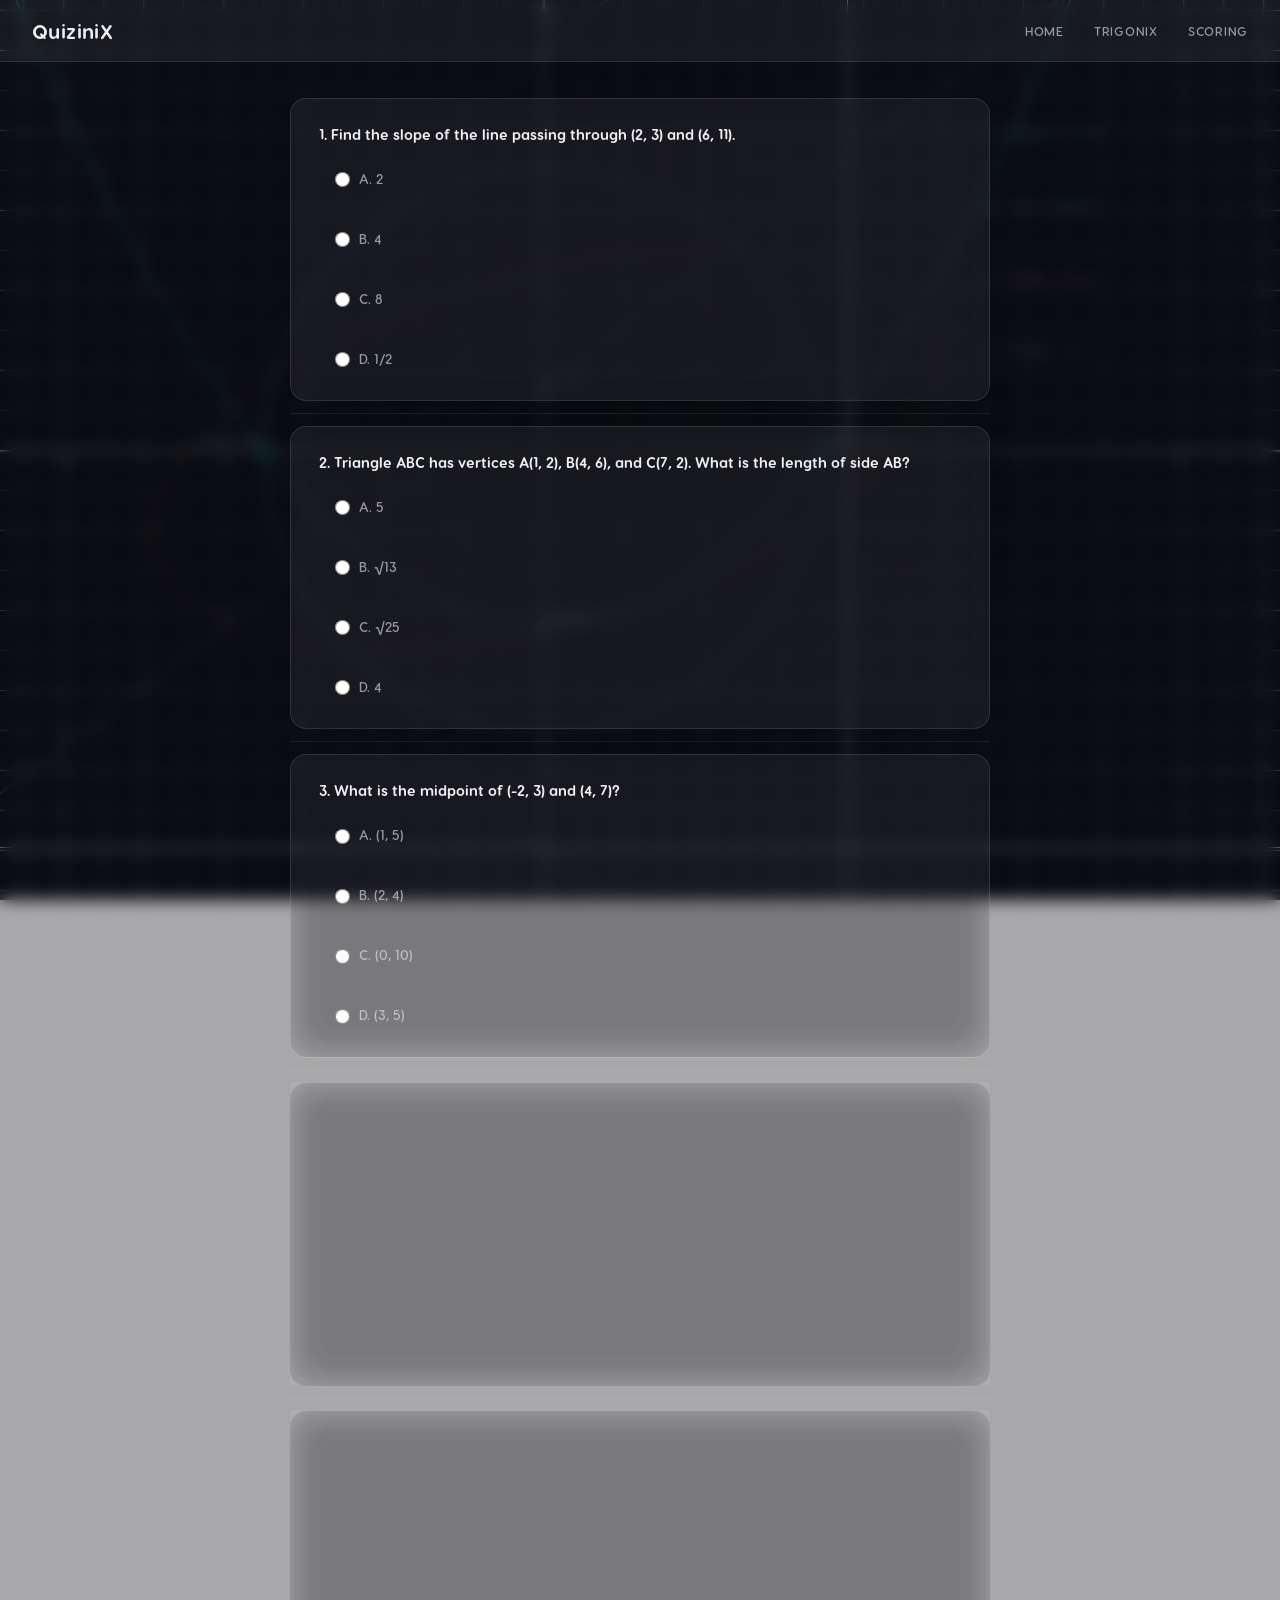
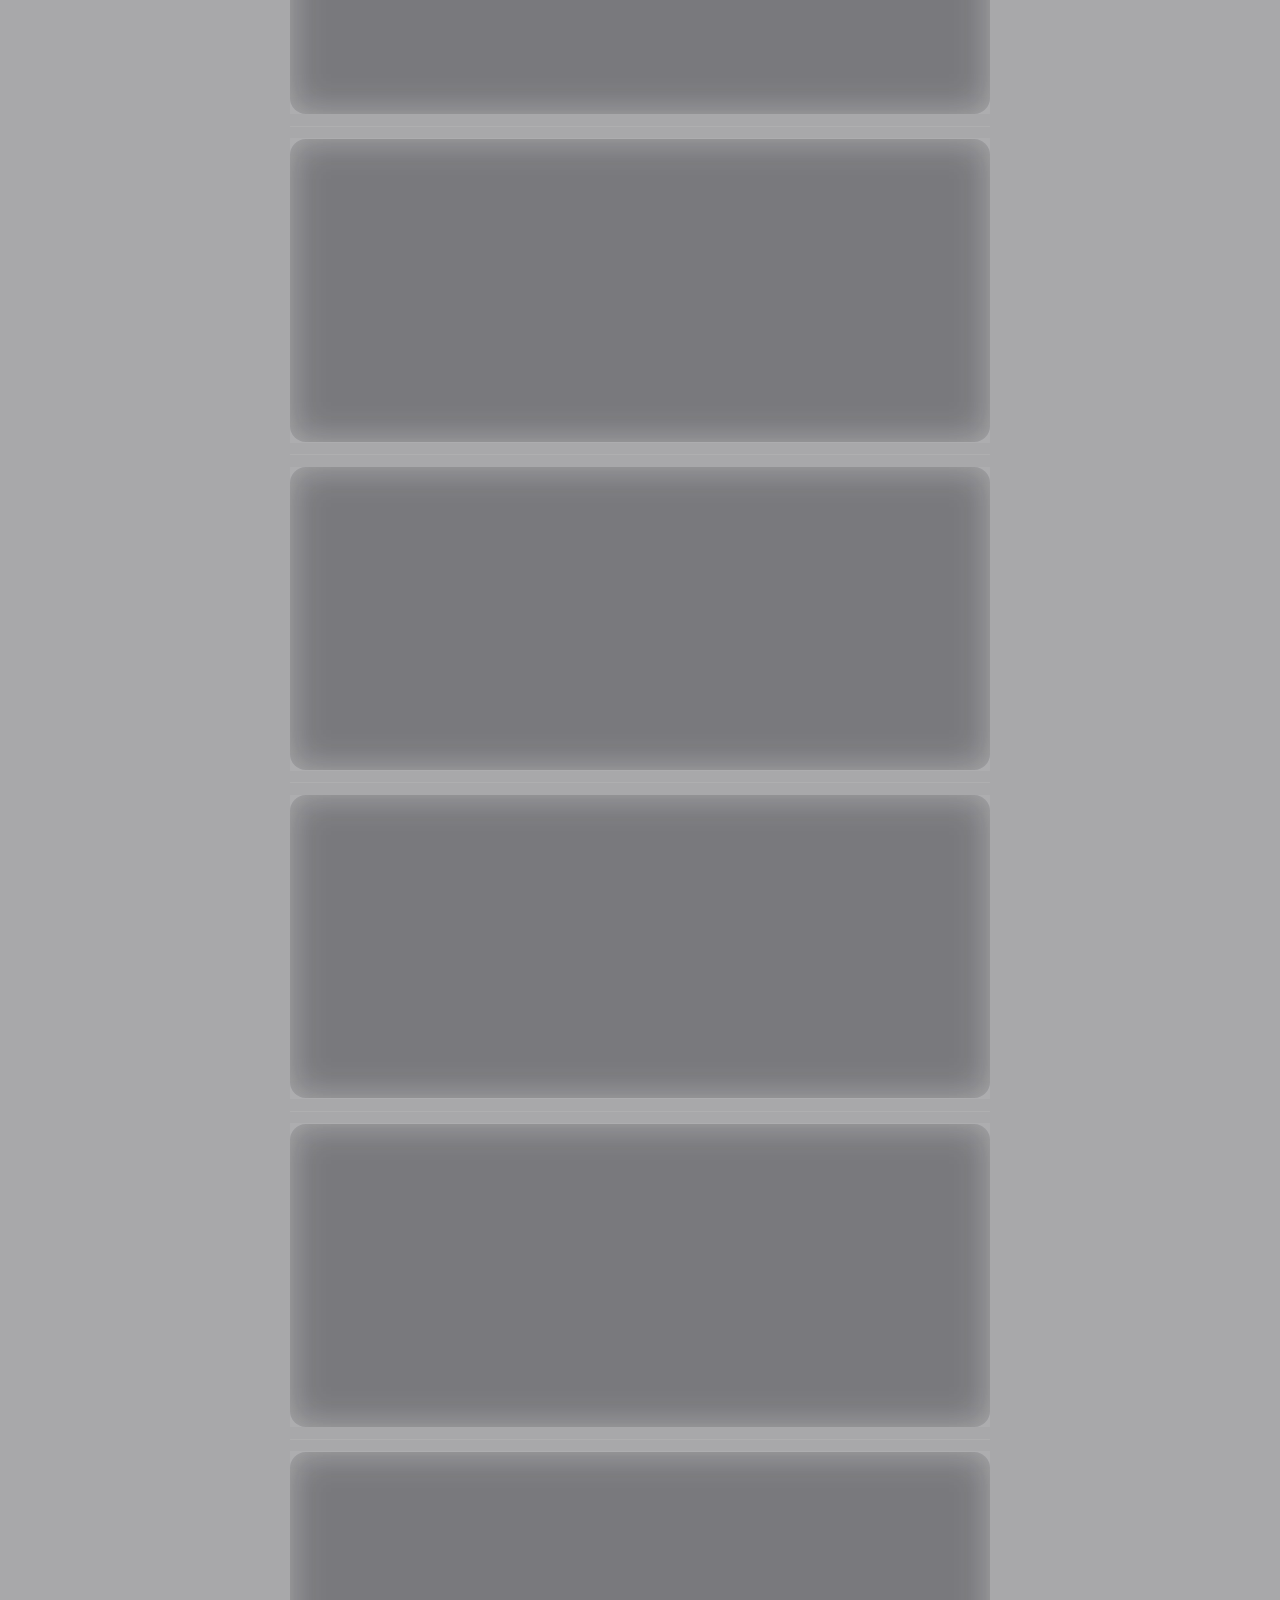
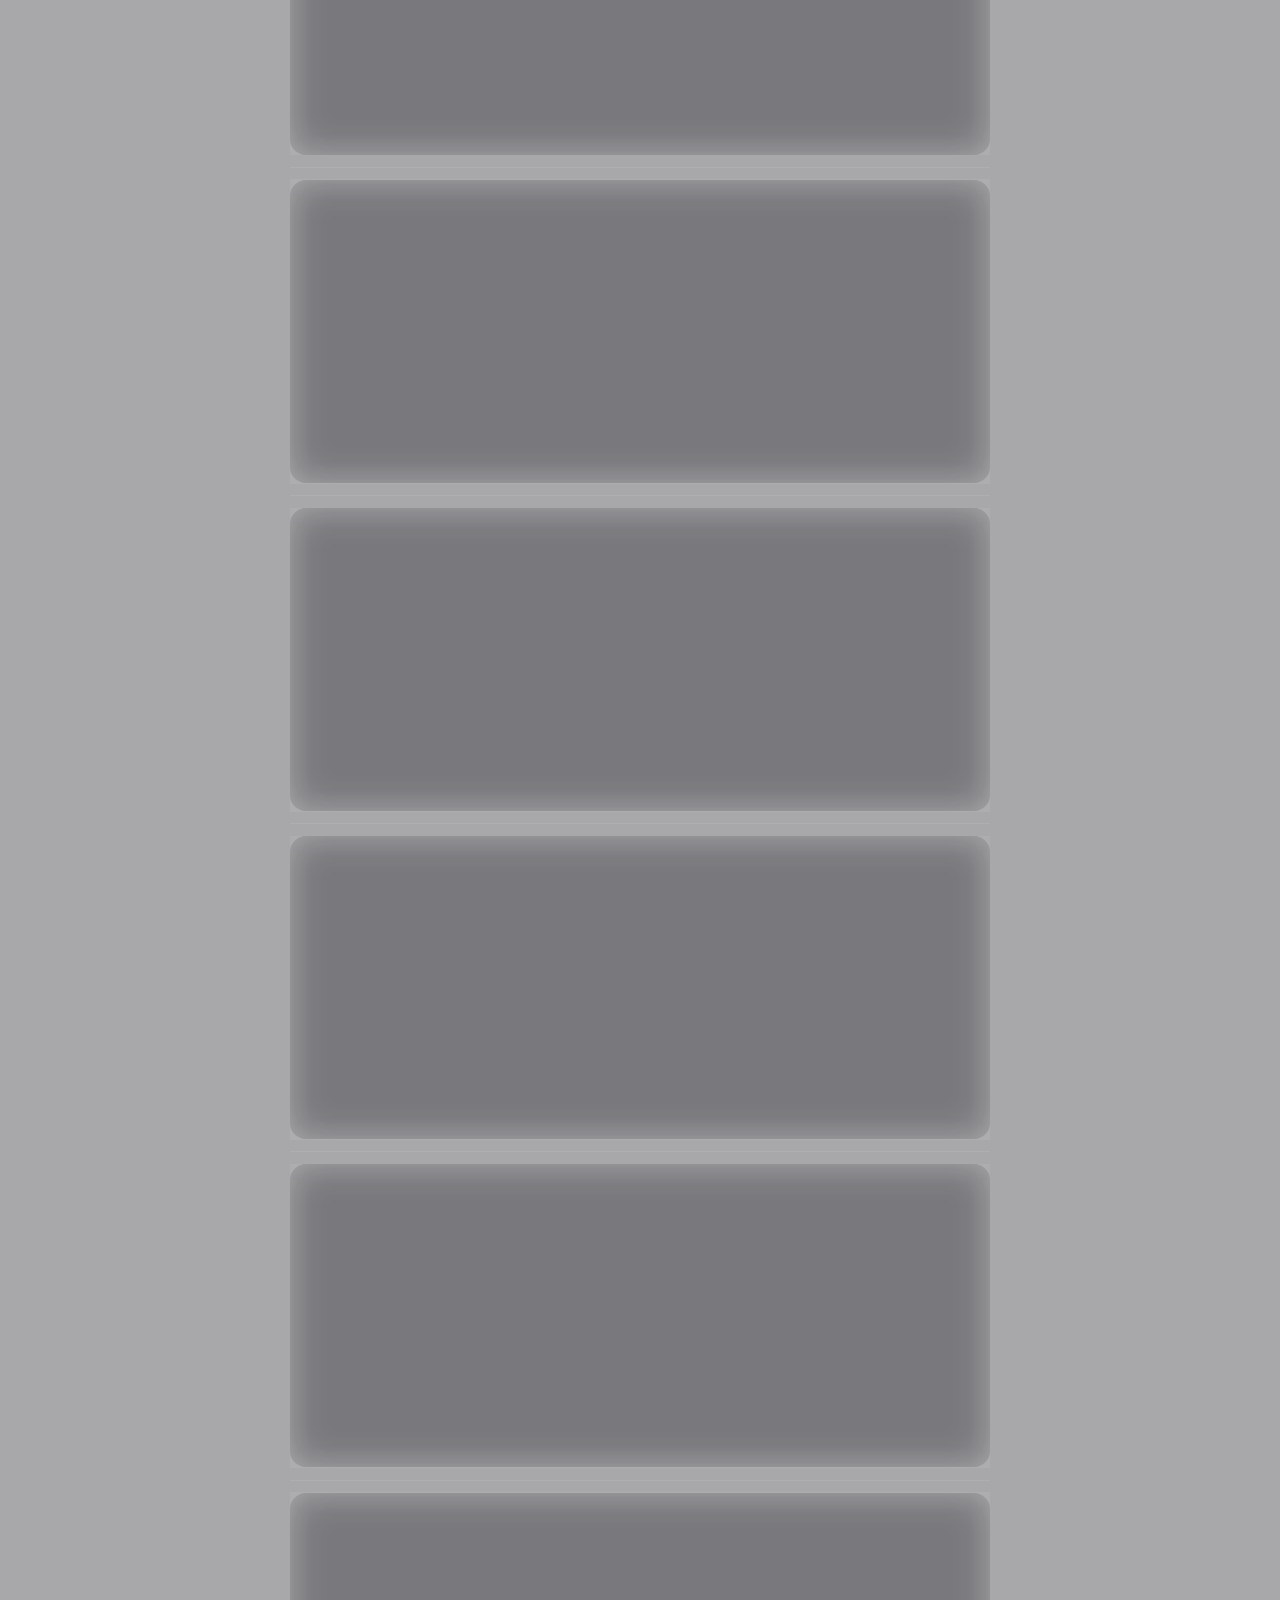
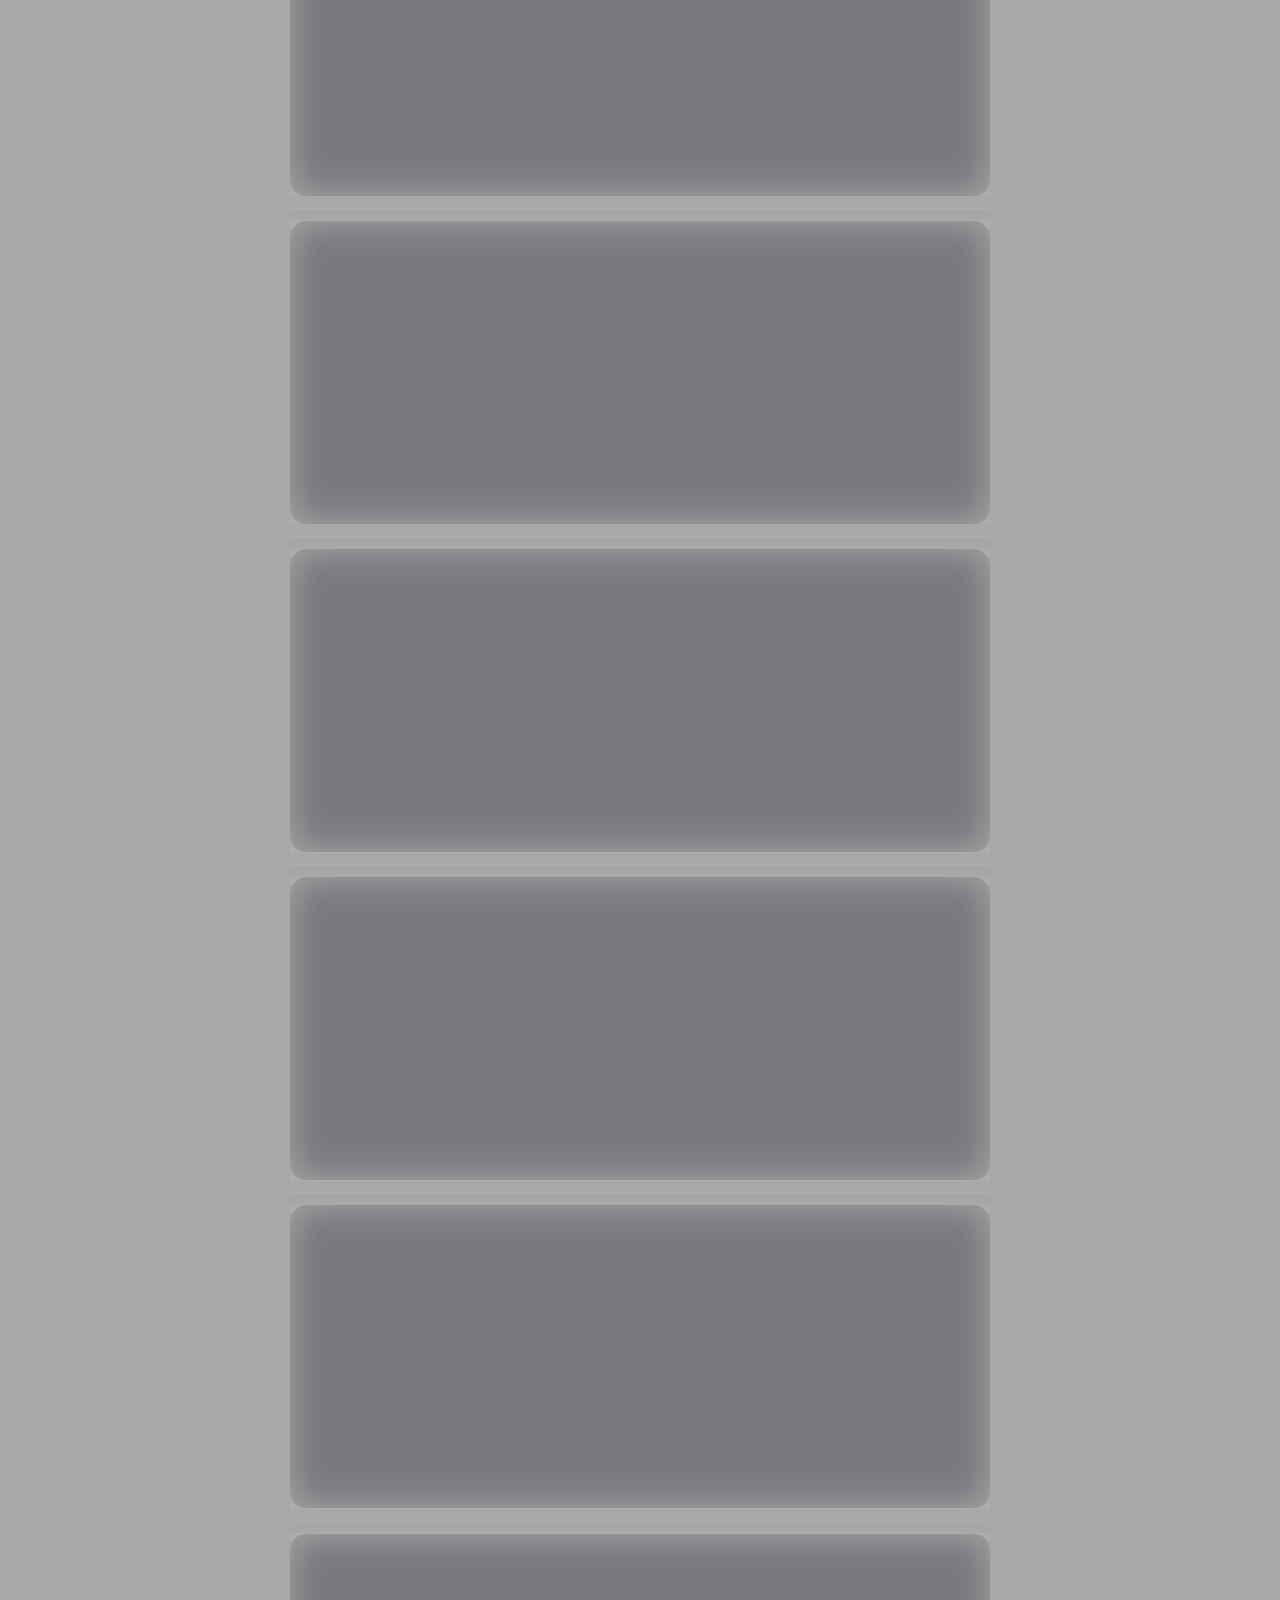
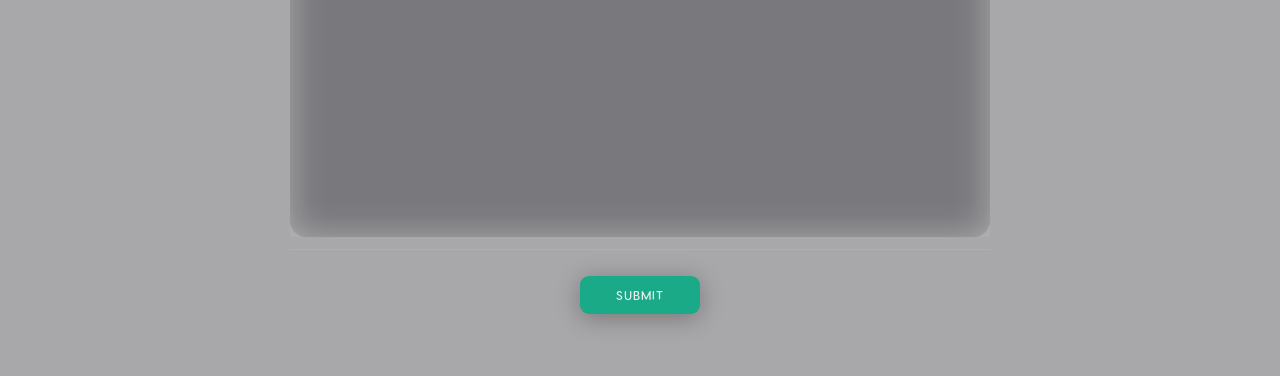
<file: pages/Q1/QUIZ1.html>
<!DOCTYPE html>
<html lang="en">
<head>
    <meta charset="UTF-8">
    <meta name="viewport" content="width=device-width, initial-scale=1.0">
    <script async src="https://pagead2.googlesyndication.com/pagead/js/adsbygoogle.js?client=ca-pub-8921934324115001"
     crossorigin="anonymous"></script>
    <link rel="stylesheet" href="Q1.css">
    <script src="Q1.js"></script>
    <title>QuiziniX - Geometry Quiz</title>
</head>
<body id="body">
    <div class="bg"></div>
    <div class="all">
        <div class="nav">
            <p id="navTitle">QuiziniX</p>
            <ul class="linkList">
                <a href="/index.html" class="link">Home</a>
                <a href="https://trigonix.netlify.app" class="link">Trigonix</a>
                <a href="/scoring.html" class="link">Scoring</a>
            </ul>
        </div>
        <div class="content">

            <div class="qe" id="qe1">
                <p class="question">1. Find the slope of the line passing through (2, 3) and (6, 11).</p>
                <label><input type="radio" name="q1" id="ans1a" class="ans" value="0"> A. 2</label><br>
                <label><input type="radio" name="q1" id="ans1b" class="ans" value="1"> B. 4</label><br>
                <label><input type="radio" name="q1" id="ans1c" class="ans" value="0"> C. 8</label><br>
                <label><input type="radio" name="q1" id="ans1d" class="ans" value="0"> D. 1/2</label>
            </div>
            <hr>

            <div class="qe" id="qe2">
                <p class="question">2. Triangle ABC has vertices A(1, 2), B(4, 6), and C(7, 2). What is the length of side AB?</p>
                <label><input type="radio" name="q2" id="ans2a" class="ans" value="1"> A. 5</label><br>
                <label><input type="radio" name="q2" id="ans2b" class="ans" value="0"> B. √13</label><br>
                <label><input type="radio" name="q2" id="ans2c" class="ans" value="0"> C. √25</label><br>
                <label><input type="radio" name="q2" id="ans2d" class="ans" value="0"> D. 4</label>
            </div>
            <hr>

            <div class="qe" id="qe3">
                <p class="question">3. What is the midpoint of (-2, 3) and (4, 7)?</p>
                <label><input type="radio" name="q3" id="ans3a" class="ans" value="1"> A. (1, 5)</label><br>
                <label><input type="radio" name="q3" id="ans3b" class="ans" value="0"> B. (2, 4)</label><br>
                <label><input type="radio" name="q3" id="ans3c" class="ans" value="0"> C. (0, 10)</label><br>
                <label><input type="radio" name="q3" id="ans3d" class="ans" value="0"> D. (3, 5)</label>
            </div>
            <hr>

            <div class="qe" id="qe4">
                <p class="question">4. In y = -2x + 4, what is the y-intercept?</p>
                <label><input type="radio" name="q4" id="ans4a" class="ans" value="0"> A. -2</label><br>
                <label><input type="radio" name="q4" id="ans4b" class="ans" value="1"> B. 4</label><br>
                <label><input type="radio" name="q4" id="ans4c" class="ans" value="0"> C. (4, 0)</label><br>
                <label><input type="radio" name="q4" id="ans4d" class="ans" value="0"> D. (-2, 0)</label>
            </div>
            <hr>

            <div class="qe" id="qe5">
                <p class="question">5. Triangle XYZ has vertices X(0, 0), Y(6, 8), and Z(6, 0). What is the length of side XY?</p>
                <label><input type="radio" name="q5" id="ans5a" class="ans" value="1"> A. 10</label><br>
                <label><input type="radio" name="q5" id="ans5b" class="ans" value="0"> B. √36</label><br>
                <label><input type="radio" name="q5" id="ans5c" class="ans" value="0"> C. 8</label><br>
                <label><input type="radio" name="q5" id="ans5d" class="ans" value="0"> D. 6</label>
            </div>
            <hr>

            <div class="qe" id="qe6">
                <p class="question">6. The slope formula is:</p>
                <label><input type="radio" name="q6" id="ans6a" class="ans" value="1"> A. (y₂ − y₁)/(x₂ − x₁)</label><br>
                <label><input type="radio" name="q6" id="ans6b" class="ans" value="0"> B. (x₂ − x₁)/(y₂ − y₁)</label><br>
                <label><input type="radio" name="q6" id="ans6c" class="ans" value="0"> C. √((x₂ − x₁)² + (y₂ − y₁)²)</label><br>
                <label><input type="radio" name="q6" id="ans6d" class="ans" value="0"> D. y = mx + b</label>
            </div>
            <hr>

            <div class="qe" id="qe7">
                <p class="question">7. What is the midpoint of (1, -3) and (5, 5)?</p>
                <label><input type="radio" name="q7" id="ans7a" class="ans" value="1"> A. (3, 1)</label><br>
                <label><input type="radio" name="q7" id="ans7b" class="ans" value="0"> B. (6, 2)</label><br>
                <label><input type="radio" name="q7" id="ans7c" class="ans" value="0"> C. (4, 2)</label><br>
                <label><input type="radio" name="q7" id="ans7d" class="ans" value="0"> D. (2, 1)</label>
            </div>
            <hr>

            <div class="qe" id="qe8">
                <p class="question">8. What is the slope of a vertical line?</p>
                <label><input type="radio" name="q8" id="ans8a" class="ans" value="0"> A. 0</label><br>
                <label><input type="radio" name="q8" id="ans8b" class="ans" value="0"> B. 1</label><br>
                <label><input type="radio" name="q8" id="ans8c" class="ans" value="1"> C. Undefined</label><br>
                <label><input type="radio" name="q8" id="ans8d" class="ans" value="0"> D. -1</label>
            </div>
            <hr>

            <div class="qe" id="qe9">
                <p class="question">9. Triangle DEF has vertices D(-2, 1), E(2, 4), and F(6, 1). What is the length of side DE?</p>
                <label><input type="radio" name="q9" id="ans9a" class="ans" value="1"> A. 5</label><br>
                <label><input type="radio" name="q9" id="ans9b" class="ans" value="0"> B. √25</label><br>
                <label><input type="radio" name="q9" id="ans9c" class="ans" value="0"> C. √13</label><br>
                <label><input type="radio" name="q9" id="ans9d" class="ans" value="0"> D. 4</label>
            </div>
            <hr>

            <div class="qe" id="qe10">
                <p class="question">10. The slope-intercept form of a line is:</p>
                <label><input type="radio" name="q10" id="ans10a" class="ans" value="1"> A. y = mx + b</label><br>
                <label><input type="radio" name="q10" id="ans10b" class="ans" value="0"> B. ax + by = c</label><br>
                <label><input type="radio" name="q10" id="ans10c" class="ans" value="0"> C. (y₂ − y₁)/(x₂ − x₁)</label><br>
                <label><input type="radio" name="q10" id="ans10d" class="ans" value="0"> D. y − y₁ = m(x − x₁)</label>
            </div>
            <hr>

            <div class="qe" id="qe11">
                <p class="question">11. Find the midpoint of (2, 4) and (6, 8).</p>
                <label><input type="radio" name="q11" id="ans11a" class="ans" value="1"> A. (4, 6)</label><br>
                <label><input type="radio" name="q11" id="ans11b" class="ans" value="0"> B. (8, 12)</label><br>
                <label><input type="radio" name="q11" id="ans11c" class="ans" value="0"> C. (2, 2)</label><br>
                <label><input type="radio" name="q11" id="ans11d" class="ans" value="0"> D. (3, 4)</label>
            </div>
            <hr>

            <div class="qe" id="qe12">
                <p class="question">12. What is the slope between (5, 2) and (1, -6)?</p>
                <label><input type="radio" name="q12" id="ans12a" class="ans" value="1"> A. 2</label><br>
                <label><input type="radio" name="q12" id="ans12b" class="ans" value="0"> B. -2</label><br>
                <label><input type="radio" name="q12" id="ans12c" class="ans" value="0"> C. 1/2</label><br>
                <label><input type="radio" name="q12" id="ans12d" class="ans" value="0"> D. -1/2</label>
            </div>
            <hr>

            <div class="qe" id="qe13">
                <p class="question">13. Write the equation of a line with slope 2 and y-intercept -3.</p>
                <label><input type="radio" name="q13" id="ans13a" class="ans" value="1"> A. y = 2x - 3</label><br>
                <label><input type="radio" name="q13" id="ans13b" class="ans" value="0"> B. y = -3x + 2</label><br>
                <label><input type="radio" name="q13" id="ans13c" class="ans" value="0"> C. y = 3x - 2</label><br>
                <label><input type="radio" name="q13" id="ans13d" class="ans" value="0"> D. y = -2x - 3</label>
            </div>
            <hr>

            <div class="qe" id="qe14">
                <p class="question">14. What is the midpoint formula?</p>
                <label><input type="radio" name="q14" id="ans14a" class="ans" value="1"> A. ((x₁ + x₂)/2 , (y₁ + y₂)/2)</label><br>
                <label><input type="radio" name="q14" id="ans14b" class="ans" value="0"> B. √((x₂ − x₁)² + (y₂ − y₁)²)</label><br>
                <label><input type="radio" name="q14" id="ans14c" class="ans" value="0"> C. (y₂ − y₁)/(x₂ − x₁)</label><br>
                <label><input type="radio" name="q14" id="ans14d" class="ans" value="0"> D. y = mx + b</label>
            </div>
            <hr>

            <div class="qe" id="qe15">
                <p class="question">15. What is the slope of the line through (-1, 4) and (3, 4)?</p>
                <label><input type="radio" name="q15" id="ans15a" class="ans" value="0"> A. 1</label><br>
                <label><input type="radio" name="q15" id="ans15b" class="ans" value="1"> B. 0</label><br>
                <label><input type="radio" name="q15" id="ans15c" class="ans" value="0"> C. 4</label><br>
                <label><input type="radio" name="q15" id="ans15d" class="ans" value="0"> D. Undefined</label>
            </div>
            <hr>

            <div class="qe" id="qe16">
                <p class="question">16. Triangle ABC has vertices A(3, 1), B(3, 9), and C(8, 1). What is the length of side AB?</p>
                <label><input type="radio" name="q16" id="ans16a" class="ans" value="0"> A. 6</label><br>
                <label><input type="radio" name="q16" id="ans16b" class="ans" value="1"> B. 8</label><br>
                <label><input type="radio" name="q16" id="ans16c" class="ans" value="0"> C. √64</label><br>
                <label><input type="radio" name="q16" id="ans16d" class="ans" value="0"> D. 5</label>
            </div>
            <hr>

            <div class="qe" id="qe17">
                <p class="question">17. In y = 3x + 5, what is the slope?</p>
                <label><input type="radio" name="q17" id="ans17a" class="ans" value="0"> A. 5</label><br>
                <label><input type="radio" name="q17" id="ans17b" class="ans" value="1"> B. 3</label><br>
                <label><input type="radio" name="q17" id="ans17c" class="ans" value="0"> C. -3</label><br>
                <label><input type="radio" name="q17" id="ans17d" class="ans" value="0"> D. 8</label>
            </div>
            <hr>

            <div class="qe" id="qe18">
                <p class="question">18. What is the equation of the line with slope 1 passing through (0, -4)?</p>
                <label><input type="radio" name="q18" id="ans18a" class="ans" value="1"> A. y = x - 4</label><br>
                <label><input type="radio" name="q18" id="ans18b" class="ans" value="0"> B. y = -4x + 1</label><br>
                <label><input type="radio" name="q18" id="ans18c" class="ans" value="0"> C. y = x + 4</label><br>
                <label><input type="radio" name="q18" id="ans18d" class="ans" value="0"> D. y = -x - 4</label>
            </div>
            <hr>

            <div class="qe" id="qe19">
                <p class="question">19. Find the midpoint of (0, 0) and (10, 6).</p>
                <label><input type="radio" name="q19" id="ans19a" class="ans" value="1"> A. (5, 3)</label><br>
                <label><input type="radio" name="q19" id="ans19b" class="ans" value="0"> B. (10, 6)</label><br>
                <label><input type="radio" name="q19" id="ans19c" class="ans" value="0"> C. (5, 6)</label><br>
                <label><input type="radio" name="q19" id="ans19d" class="ans" value="0"> D. (3, 5)</label>
            </div>
            <hr>

            <div class="qe" id="qe20">
                <p class="question">20. What formula is used to find the distance between two points?</p>
                <label><input type="radio" name="q20" id="ans20a" class="ans" value="1"> A. √((x₂ − x₁)² + (y₂ − y₁)²)</label><br>
                <label><input type="radio" name="q20" id="ans20b" class="ans" value="0"> B. (x₂ − x₁)/(y₂ − y₁)</label><br>
                <label><input type="radio" name="q20" id="ans20c" class="ans" value="0"> C. (x₁ + x₂)/2</label><br>
                <label><input type="radio" name="q20" id="ans20d" class="ans" value="0"> D. y = mx + b</label>
            </div>
            <hr>
            
            <button onclick="submit()">SUBMIT</button>

        </div>
    </div>
</body>
</html>
</file>
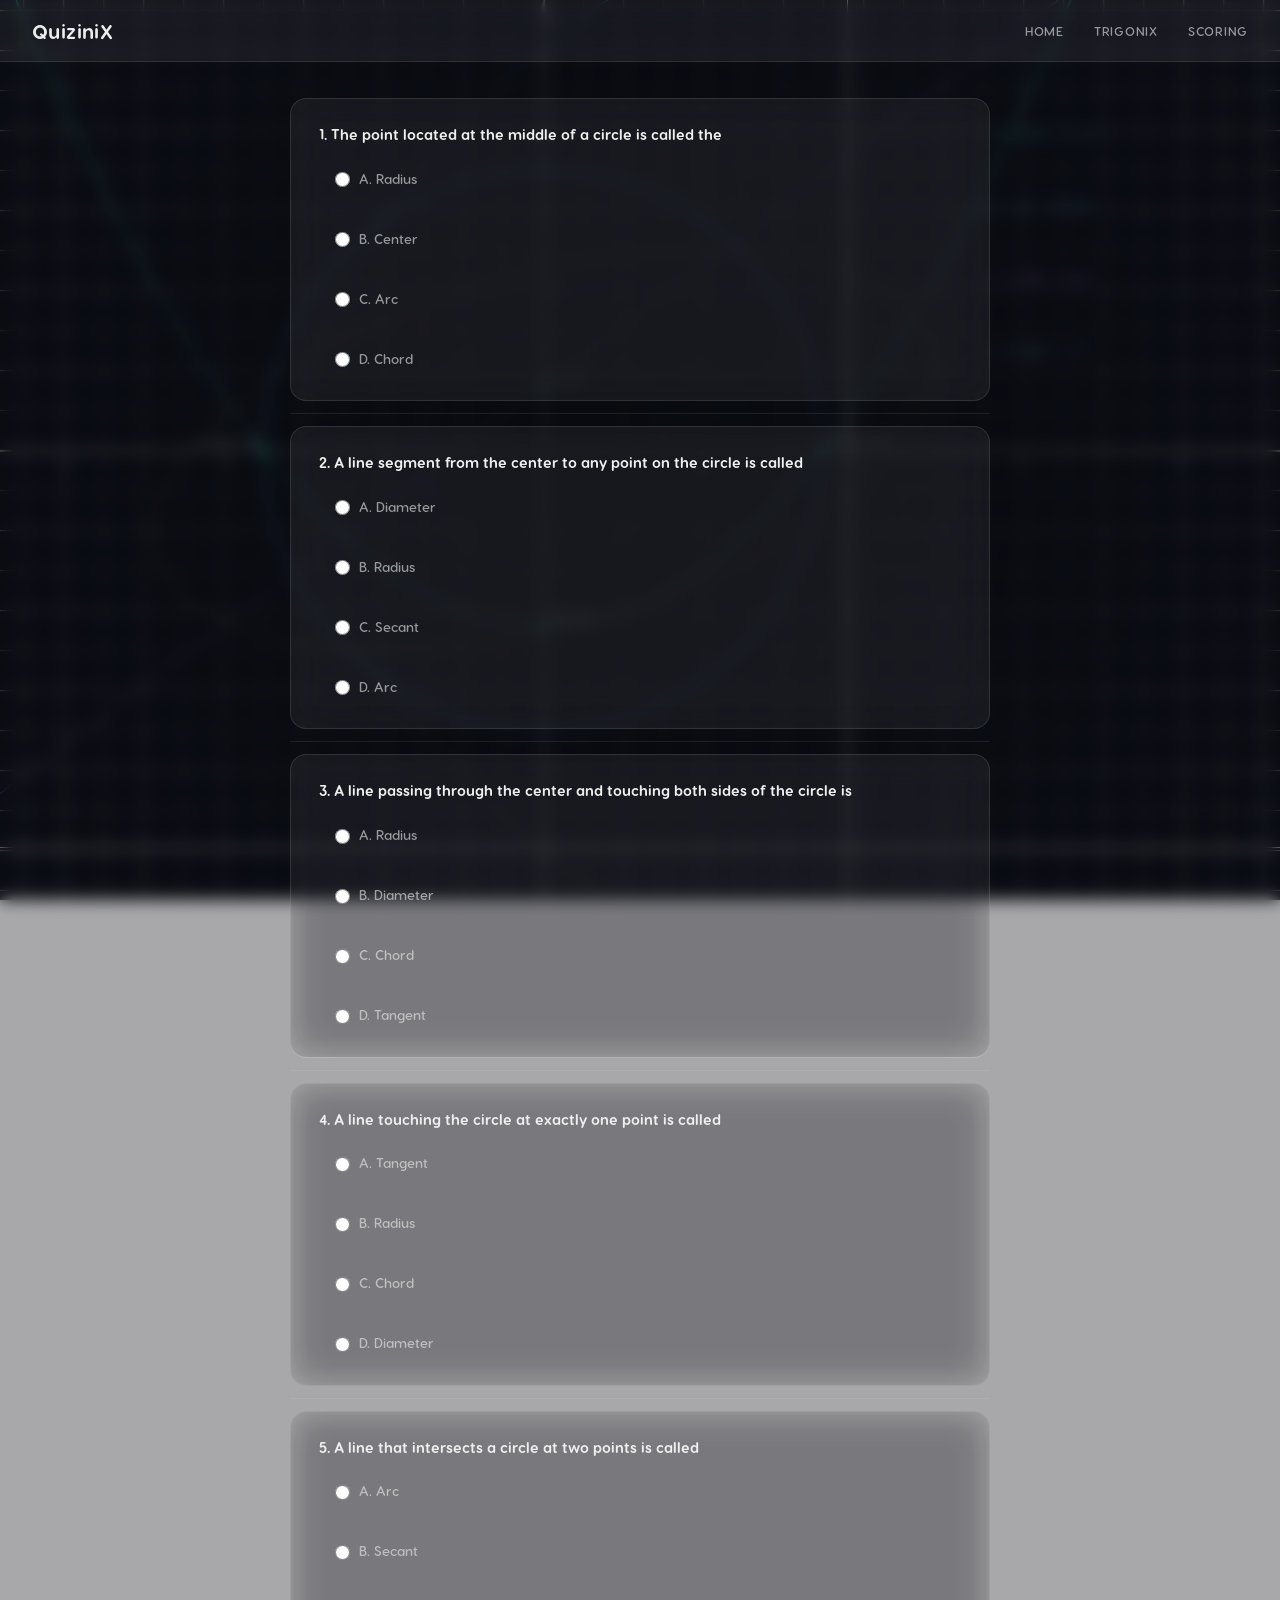
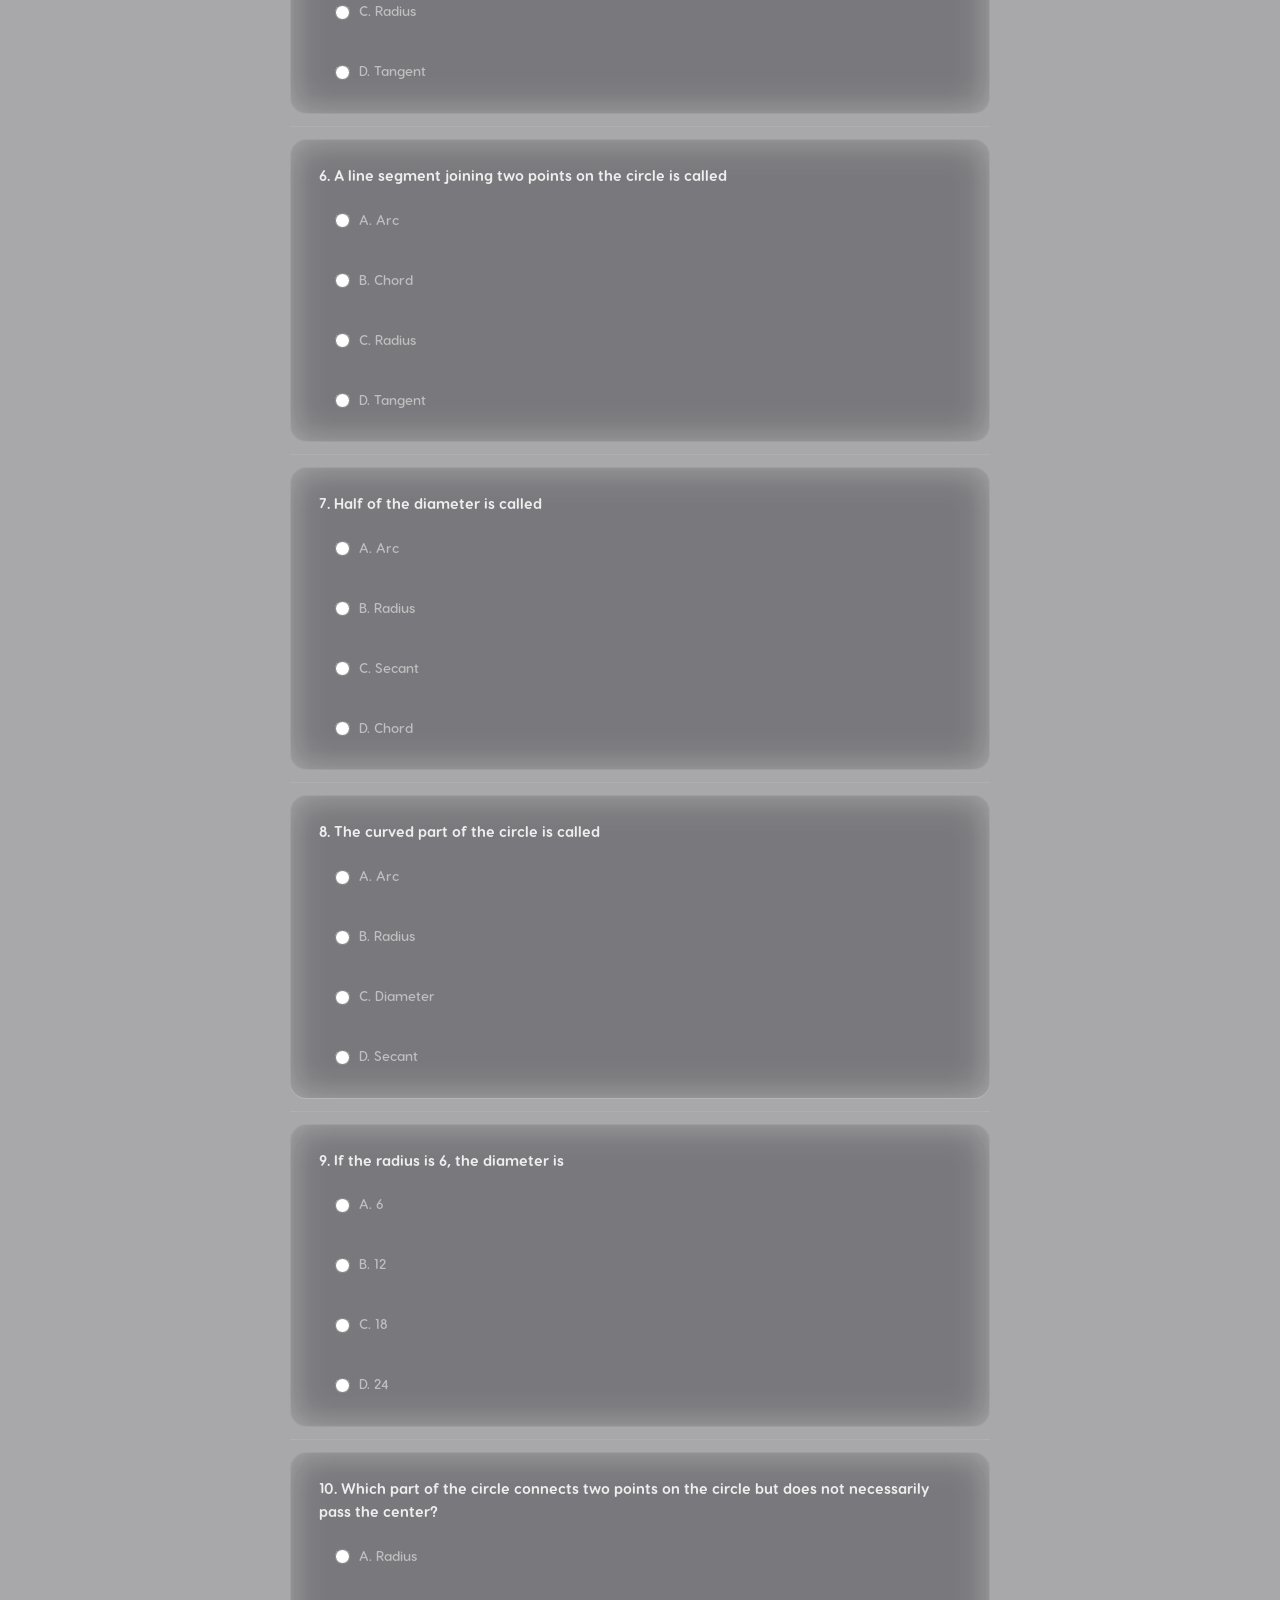
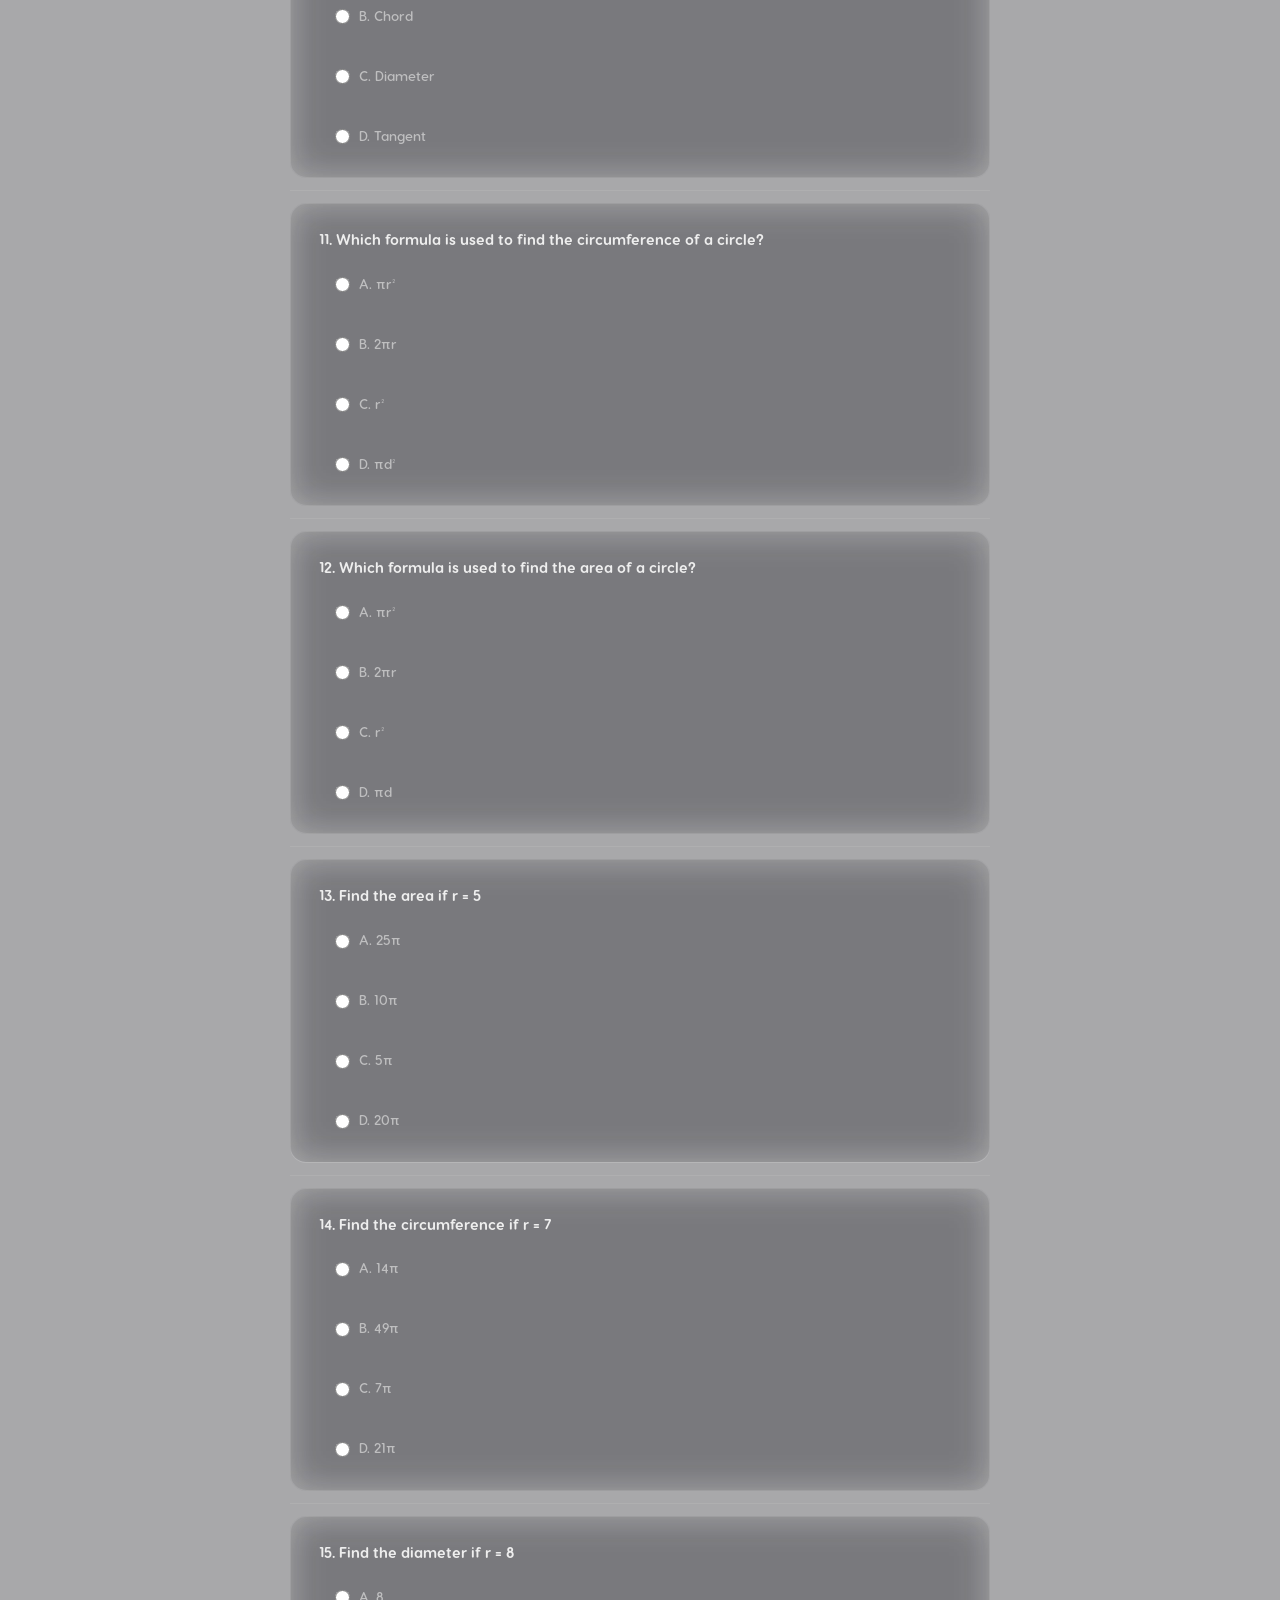
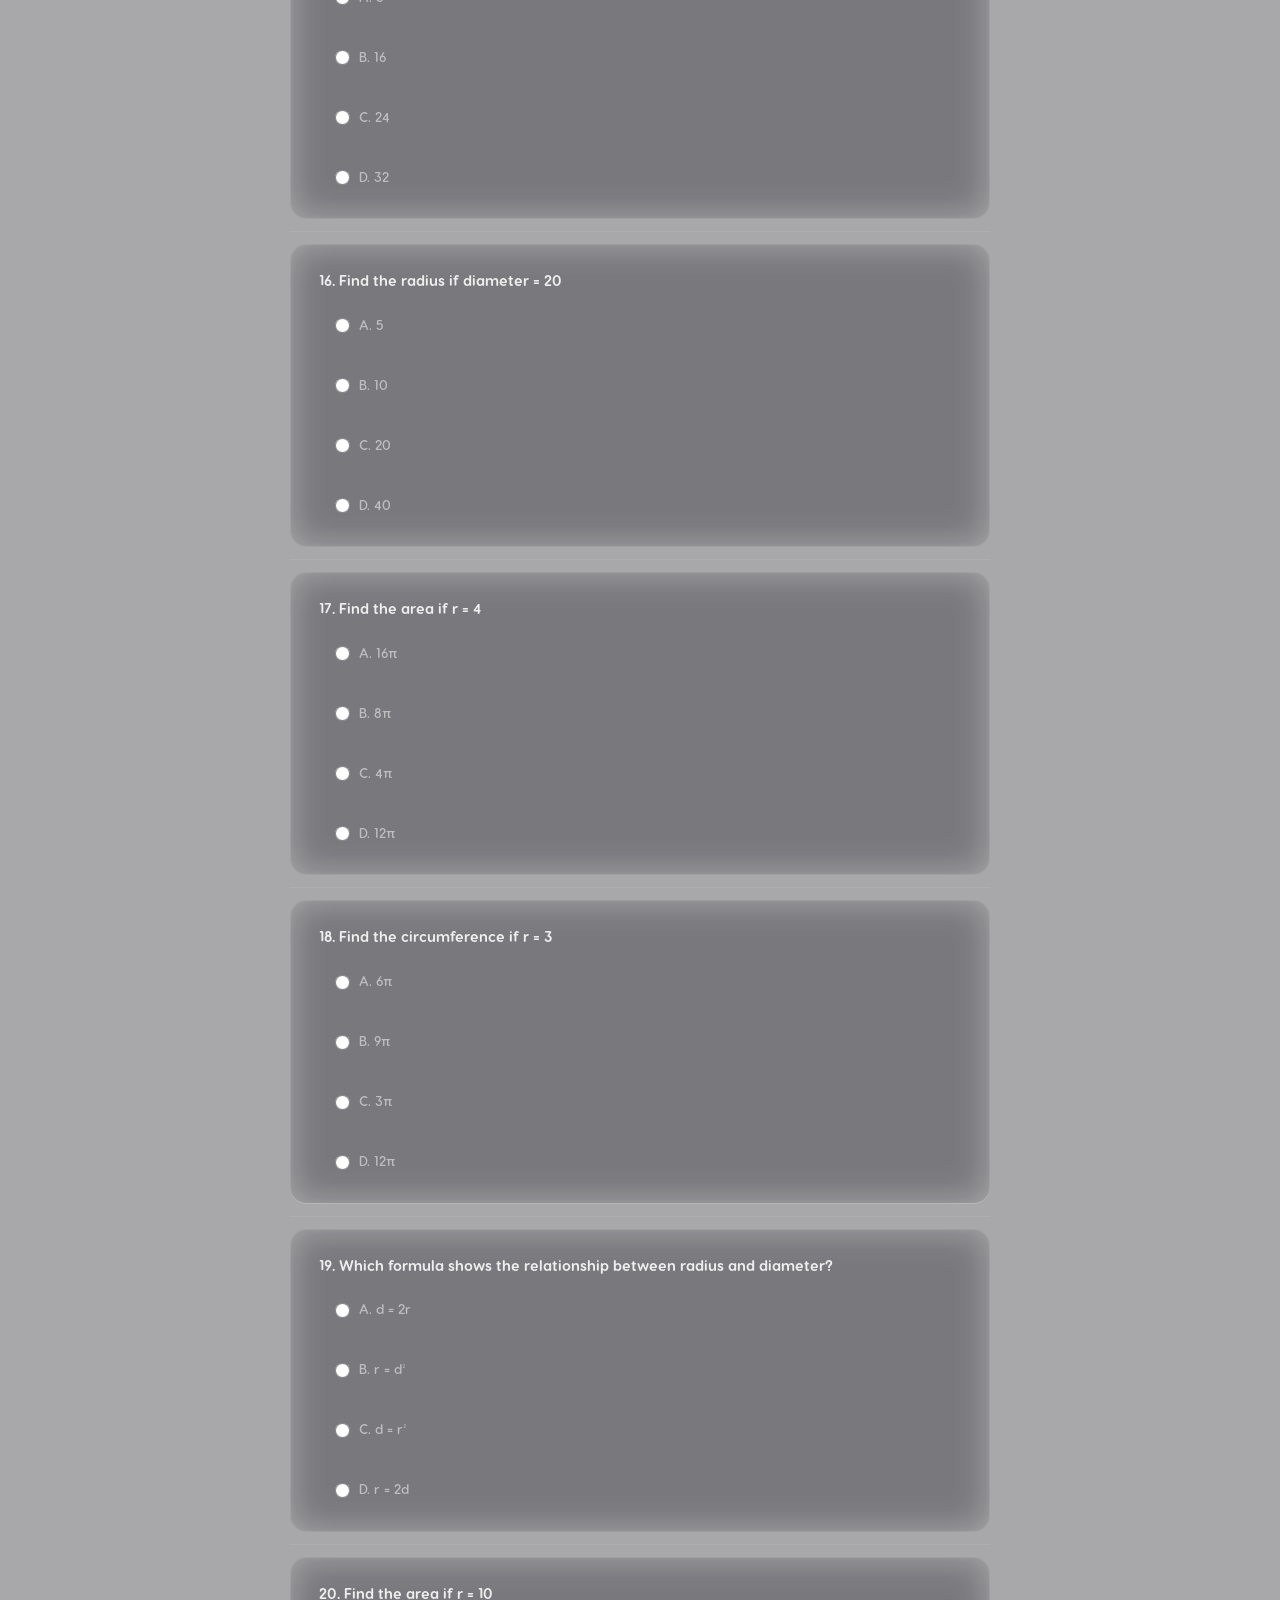
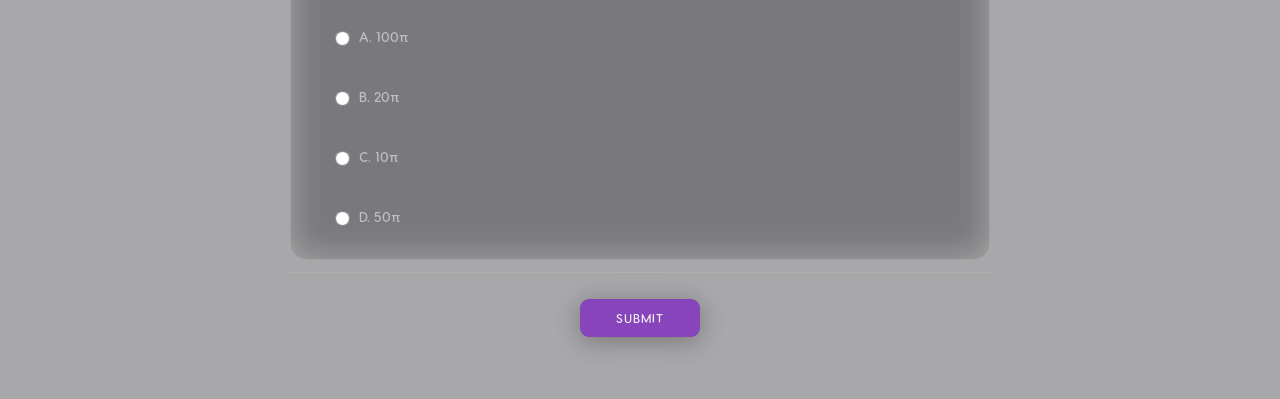
<file: pages/Q2/QUIZ2.html>
<!DOCTYPE html>
<html lang="en">
<head>
    <meta charset="UTF-8">
    <meta name="viewport" content="width=device-width, initial-scale=1.0">
    <script async src="https://pagead2.googlesyndication.com/pagead/js/adsbygoogle.js?client=ca-pub-8921934324115001"
     crossorigin="anonymous"></script>
    <link rel="stylesheet" href="Q2.css">
    <script src="Q2.js"></script>
    <title>QuiziniX - Geometry Quiz</title>
</head>
<body id="body">
    <div class="bg"></div>
    <div class="all">
        <div class="nav">
            <p id="navTitle">QuiziniX</p>
            <ul class="linkList">
                <a href="/index.html" class="link">Home</a>
                <a href="https://trigonix.netlify.app" class="link">Trigonix</a>
                <a href="/scoring.html" class="link">Scoring</a>
            </ul>
        </div>
        <div class="content">

            <div class="qe" id="qe1">
                <p class="question">1. The point located at the middle of a circle is called the</p>
                <label><input type="radio" name="q1" id="ans1a" class="ans" value="0"> A. Radius</label><br>
                <label><input type="radio" name="q1" id="ans1b" class="ans" value="1"> B. Center</label><br>
                <label><input type="radio" name="q1" id="ans1c" class="ans" value="0"> C. Arc</label><br>
                <label><input type="radio" name="q1" id="ans1d" class="ans" value="0"> D. Chord</label>
            </div>
            <hr>

            <div class="qe" id="qe2">
                <p class="question">2. A line segment from the center to any point on the circle is called</p>
                <label><input type="radio" name="q2" id="ans2a" class="ans" value="0"> A. Diameter</label><br>
                <label><input type="radio" name="q2" id="ans2b" class="ans" value="1"> B. Radius</label><br>
                <label><input type="radio" name="q2" id="ans2c" class="ans" value="0"> C. Secant</label><br>
                <label><input type="radio" name="q2" id="ans2d" class="ans" value="0"> D. Arc</label>
            </div>
            <hr>

            <div class="qe" id="qe3">
                <p class="question">3. A line passing through the center and touching both sides of the circle is</p>
                <label><input type="radio" name="q3" id="ans3a" class="ans" value="0"> A. Radius</label><br>
                <label><input type="radio" name="q3" id="ans3b" class="ans" value="1"> B. Diameter</label><br>
                <label><input type="radio" name="q3" id="ans3c" class="ans" value="0"> C. Chord</label><br>
                <label><input type="radio" name="q3" id="ans3d" class="ans" value="0"> D. Tangent</label>
            </div>
            <hr>

            <div class="qe" id="qe4">
                <p class="question">4. A line touching the circle at exactly one point is called</p>
                <label><input type="radio" name="q4" id="ans4a" class="ans" value="1"> A. Tangent</label><br>
                <label><input type="radio" name="q4" id="ans4b" class="ans" value="0"> B. Radius</label><br>
                <label><input type="radio" name="q4" id="ans4c" class="ans" value="0"> C. Chord</label><br>
                <label><input type="radio" name="q4" id="ans4d" class="ans" value="0"> D. Diameter</label>
            </div>
            <hr>

            <div class="qe" id="qe5">
                <p class="question">5. A line that intersects a circle at two points is called</p>
                <label><input type="radio" name="q5" id="ans5a" class="ans" value="0"> A. Arc</label><br>
                <label><input type="radio" name="q5" id="ans5b" class="ans" value="1"> B. Secant</label><br>
                <label><input type="radio" name="q5" id="ans5c" class="ans" value="0"> C. Radius</label><br>
                <label><input type="radio" name="q5" id="ans5d" class="ans" value="0"> D. Tangent</label>
            </div>
            <hr>

            <div class="qe" id="qe6">
                <p class="question">6. A line segment joining two points on the circle is called</p>
                <label><input type="radio" name="q6" id="ans6a" class="ans" value="0"> A. Arc</label><br>
                <label><input type="radio" name="q6" id="ans6b" class="ans" value="1"> B. Chord</label><br>
                <label><input type="radio" name="q6" id="ans6c" class="ans" value="0"> C. Radius</label><br>
                <label><input type="radio" name="q6" id="ans6d" class="ans" value="0"> D. Tangent</label>
            </div>
            <hr>

            <div class="qe" id="qe7">
                <p class="question">7. Half of the diameter is called</p>
                <label><input type="radio" name="q7" id="ans7a" class="ans" value="0"> A. Arc</label><br>
                <label><input type="radio" name="q7" id="ans7b" class="ans" value="1"> B. Radius</label><br>
                <label><input type="radio" name="q7" id="ans7c" class="ans" value="0"> C. Secant</label><br>
                <label><input type="radio" name="q7" id="ans7d" class="ans" value="0"> D. Chord</label>
            </div>
            <hr>

            <div class="qe" id="qe8">
                <p class="question">8. The curved part of the circle is called</p>
                <label><input type="radio" name="q8" id="ans8a" class="ans" value="1"> A. Arc</label><br>
                <label><input type="radio" name="q8" id="ans8b" class="ans" value="0"> B. Radius</label><br>
                <label><input type="radio" name="q8" id="ans8c" class="ans" value="0"> C. Diameter</label><br>
                <label><input type="radio" name="q8" id="ans8d" class="ans" value="0"> D. Secant</label>
            </div>
            <hr>

            <div class="qe" id="qe9">
                <p class="question">9. If the radius is 6, the diameter is</p>
                <label><input type="radio" name="q9" id="ans9a" class="ans" value="0"> A. 6</label><br>
                <label><input type="radio" name="q9" id="ans9b" class="ans" value="1"> B. 12</label><br>
                <label><input type="radio" name="q9" id="ans9c" class="ans" value="0"> C. 18</label><br>
                <label><input type="radio" name="q9" id="ans9d" class="ans" value="0"> D. 24</label>
            </div>
            <hr>

            <div class="qe" id="qe10">
                <p class="question">10. Which part of the circle connects two points on the circle but does not necessarily pass the center?</p>
                <label><input type="radio" name="q10" id="ans10a" class="ans" value="0"> A. Radius</label><br>
                <label><input type="radio" name="q10" id="ans10b" class="ans" value="1"> B. Chord</label><br>
                <label><input type="radio" name="q10" id="ans10c" class="ans" value="0"> C. Diameter</label><br>
                <label><input type="radio" name="q10" id="ans10d" class="ans" value="0"> D. Tangent</label>
            </div>
            <hr>

            <div class="qe" id="qe11">
                <p class="question">11. Which formula is used to find the circumference of a circle?</p>
                <label><input type="radio" name="q11" id="ans11a" class="ans" value="0"> A. πr²</label><br>
                <label><input type="radio" name="q11" id="ans11b" class="ans" value="1"> B. 2πr</label><br>
                <label><input type="radio" name="q11" id="ans11c" class="ans" value="0"> C. r²</label><br>
                <label><input type="radio" name="q11" id="ans11d" class="ans" value="0"> D. πd²</label>
            </div>
            <hr>

            <div class="qe" id="qe12">
                <p class="question">12. Which formula is used to find the area of a circle?</p>
                <label><input type="radio" name="q12" id="ans12a" class="ans" value="1"> A. πr²</label><br>
                <label><input type="radio" name="q12" id="ans12b" class="ans" value="0"> B. 2πr</label><br>
                <label><input type="radio" name="q12" id="ans12c" class="ans" value="0"> C. r²</label><br>
                <label><input type="radio" name="q12" id="ans12d" class="ans" value="0"> D. πd</label>
            </div>
            <hr>

            <div class="qe" id="qe13">
                <p class="question">13. Find the area if r = 5</p>
                <label><input type="radio" name="q13" id="ans13a" class="ans" value="1"> A. 25π</label><br>
                <label><input type="radio" name="q13" id="ans13b" class="ans" value="0"> B. 10π</label><br>
                <label><input type="radio" name="q13" id="ans13c" class="ans" value="0"> C. 5π</label><br>
                <label><input type="radio" name="q13" id="ans13d" class="ans" value="0"> D. 20π</label>
            </div>
            <hr>

            <div class="qe" id="qe14">
                <p class="question">14. Find the circumference if r = 7</p>
                <label><input type="radio" name="q14" id="ans14a" class="ans" value="1"> A. 14π</label><br>
                <label><input type="radio" name="q14" id="ans14b" class="ans" value="0"> B. 49π</label><br>
                <label><input type="radio" name="q14" id="ans14c" class="ans" value="0"> C. 7π</label><br>
                <label><input type="radio" name="q14" id="ans14d" class="ans" value="0"> D. 21π</label>
            </div>
            <hr>

            <div class="qe" id="qe15">
                <p class="question">15. Find the diameter if r = 8</p>
                <label><input type="radio" name="q15" id="ans15a" class="ans" value="0"> A. 8</label><br>
                <label><input type="radio" name="q15" id="ans15b" class="ans" value="1"> B. 16</label><br>
                <label><input type="radio" name="q15" id="ans15c" class="ans" value="0"> C. 24</label><br>
                <label><input type="radio" name="q15" id="ans15d" class="ans" value="0"> D. 32</label>
            </div>
            <hr>

            <div class="qe" id="qe16">
                <p class="question">16. Find the radius if diameter = 20</p>
                <label><input type="radio" name="q16" id="ans16a" class="ans" value="0"> A. 5</label><br>
                <label><input type="radio" name="q16" id="ans16b" class="ans" value="1"> B. 10</label><br>
                <label><input type="radio" name="q16" id="ans16c" class="ans" value="0"> C. 20</label><br>
                <label><input type="radio" name="q16" id="ans16d" class="ans" value="0"> D. 40</label>
            </div>
            <hr>

            <div class="qe" id="qe17">
                <p class="question">17. Find the area if r = 4</p>
                <label><input type="radio" name="q17" id="ans17a" class="ans" value="1"> A. 16π</label><br>
                <label><input type="radio" name="q17" id="ans17b" class="ans" value="0"> B. 8π</label><br>
                <label><input type="radio" name="q17" id="ans17c" class="ans" value="0"> C. 4π</label><br>
                <label><input type="radio" name="q17" id="ans17d" class="ans" value="0"> D. 12π</label>
            </div>
            <hr>

            <div class="qe" id="qe18">
                <p class="question">18. Find the circumference if r = 3</p>
                <label><input type="radio" name="q18" id="ans18a" class="ans" value="1"> A. 6π</label><br>
                <label><input type="radio" name="q18" id="ans18b" class="ans" value="0"> B. 9π</label><br>
                <label><input type="radio" name="q18" id="ans18c" class="ans" value="0"> C. 3π</label><br>
                <label><input type="radio" name="q18" id="ans18d" class="ans" value="0"> D. 12π</label>
            </div>
            <hr>

            <div class="qe" id="qe19">
                <p class="question">19. Which formula shows the relationship between radius and diameter?</p>
                <label><input type="radio" name="q19" id="ans19a" class="ans" value="1"> A. d = 2r</label><br>
                <label><input type="radio" name="q19" id="ans19b" class="ans" value="0"> B. r = d²</label><br>
                <label><input type="radio" name="q19" id="ans19c" class="ans" value="0"> C. d = r²</label><br>
                <label><input type="radio" name="q19" id="ans19d" class="ans" value="0"> D. r = 2d</label>
            </div>
            <hr>

            <div class="qe" id="qe20">
                <p class="question">20. Find the area if r = 10</p>
                <label><input type="radio" name="q20" id="ans20a" class="ans" value="1"> A. 100π</label><br>
                <label><input type="radio" name="q20" id="ans20b" class="ans" value="0"> B. 20π</label><br>
                <label><input type="radio" name="q20" id="ans20c" class="ans" value="0"> C. 10π</label><br>
                <label><input type="radio" name="q20" id="ans20d" class="ans" value="0"> D. 50π</label>
            </div>
            <hr>
            
            <button onclick="submit()">SUBMIT</button>

        </div>
    </div>
</body>
</html>
</file>
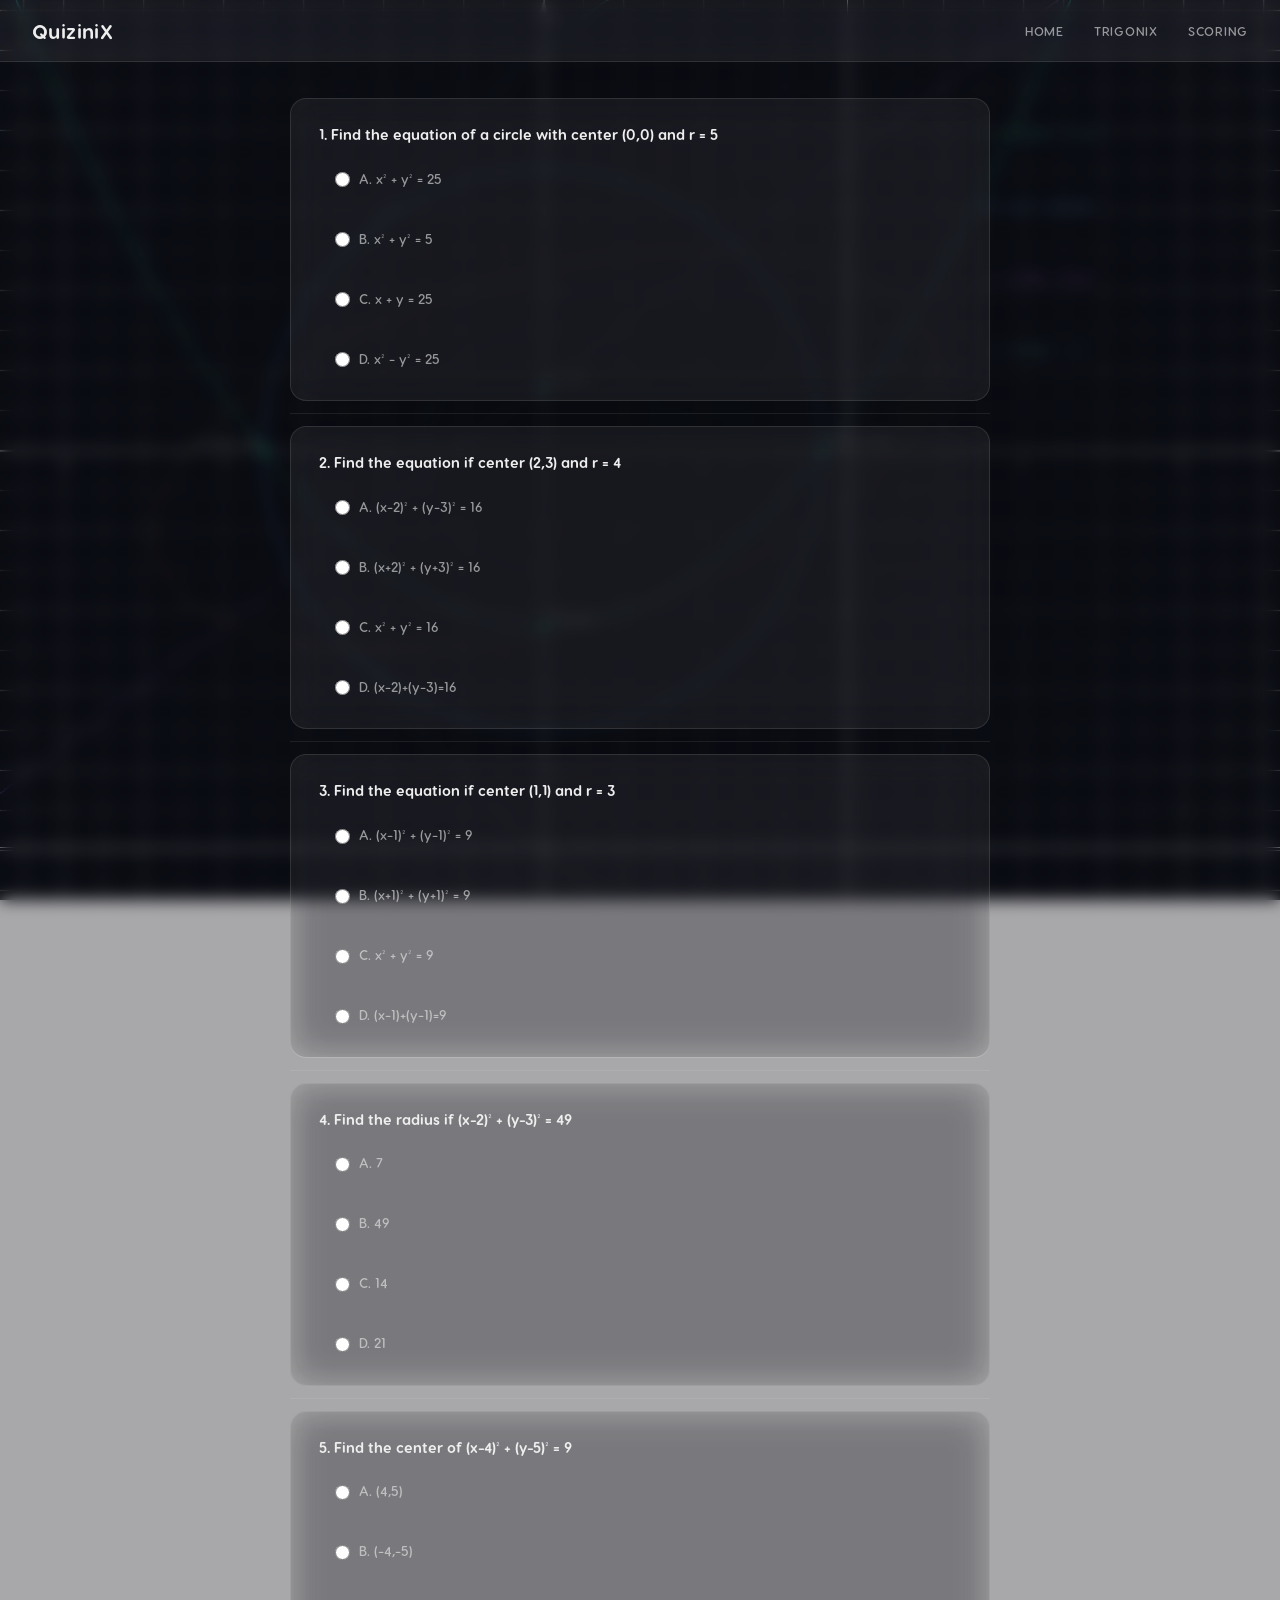
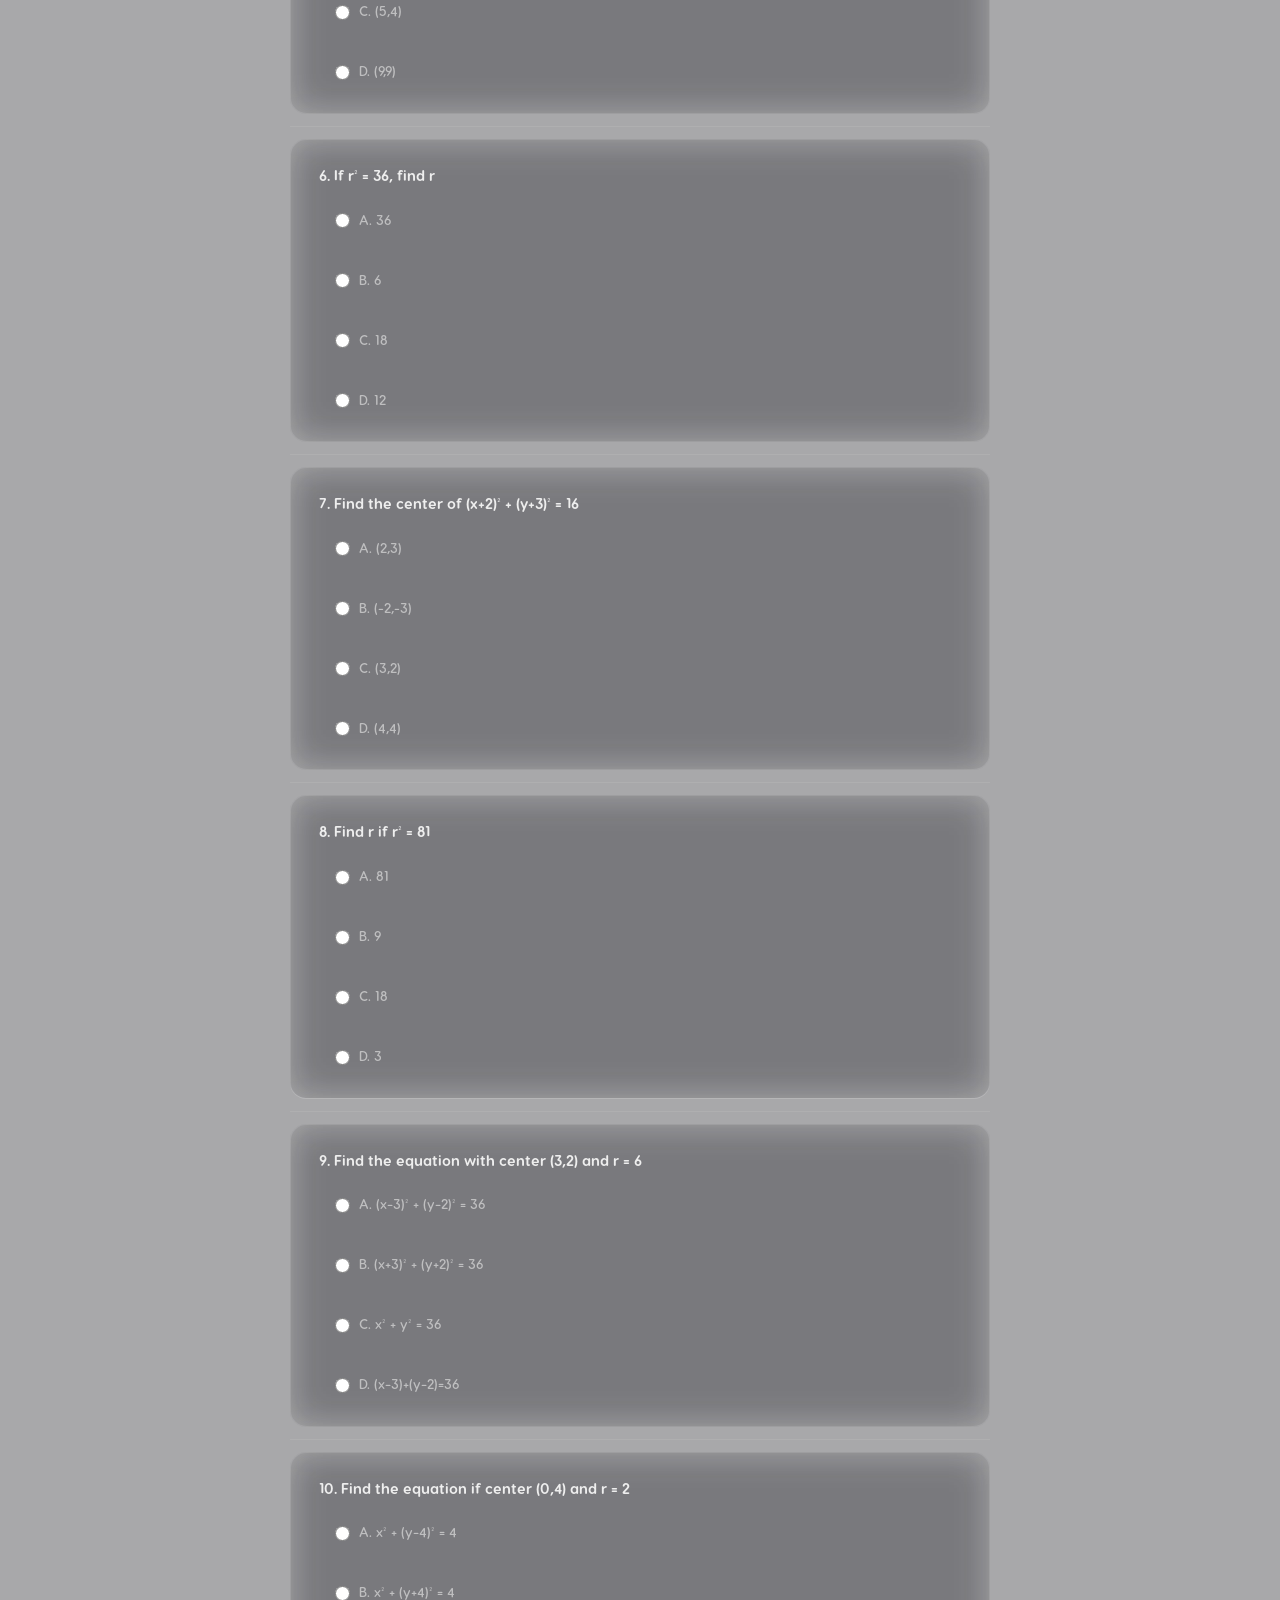
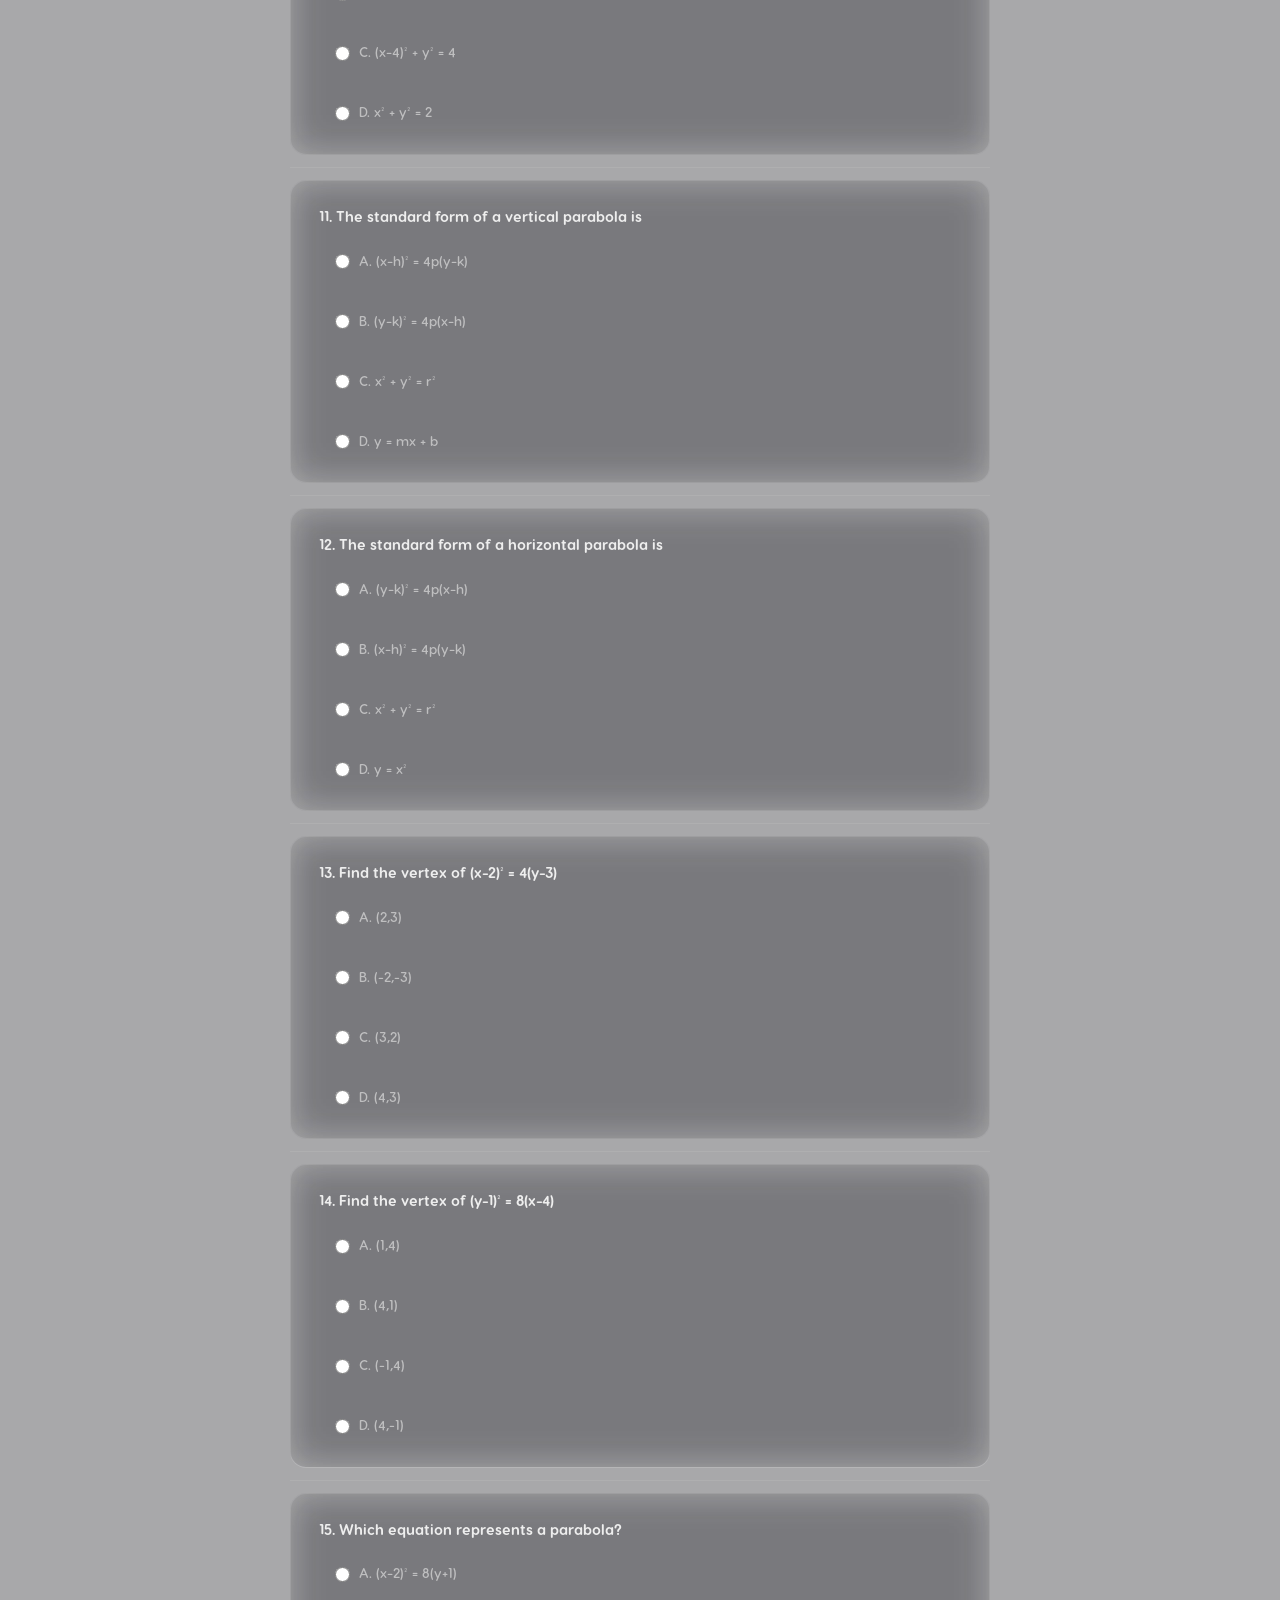
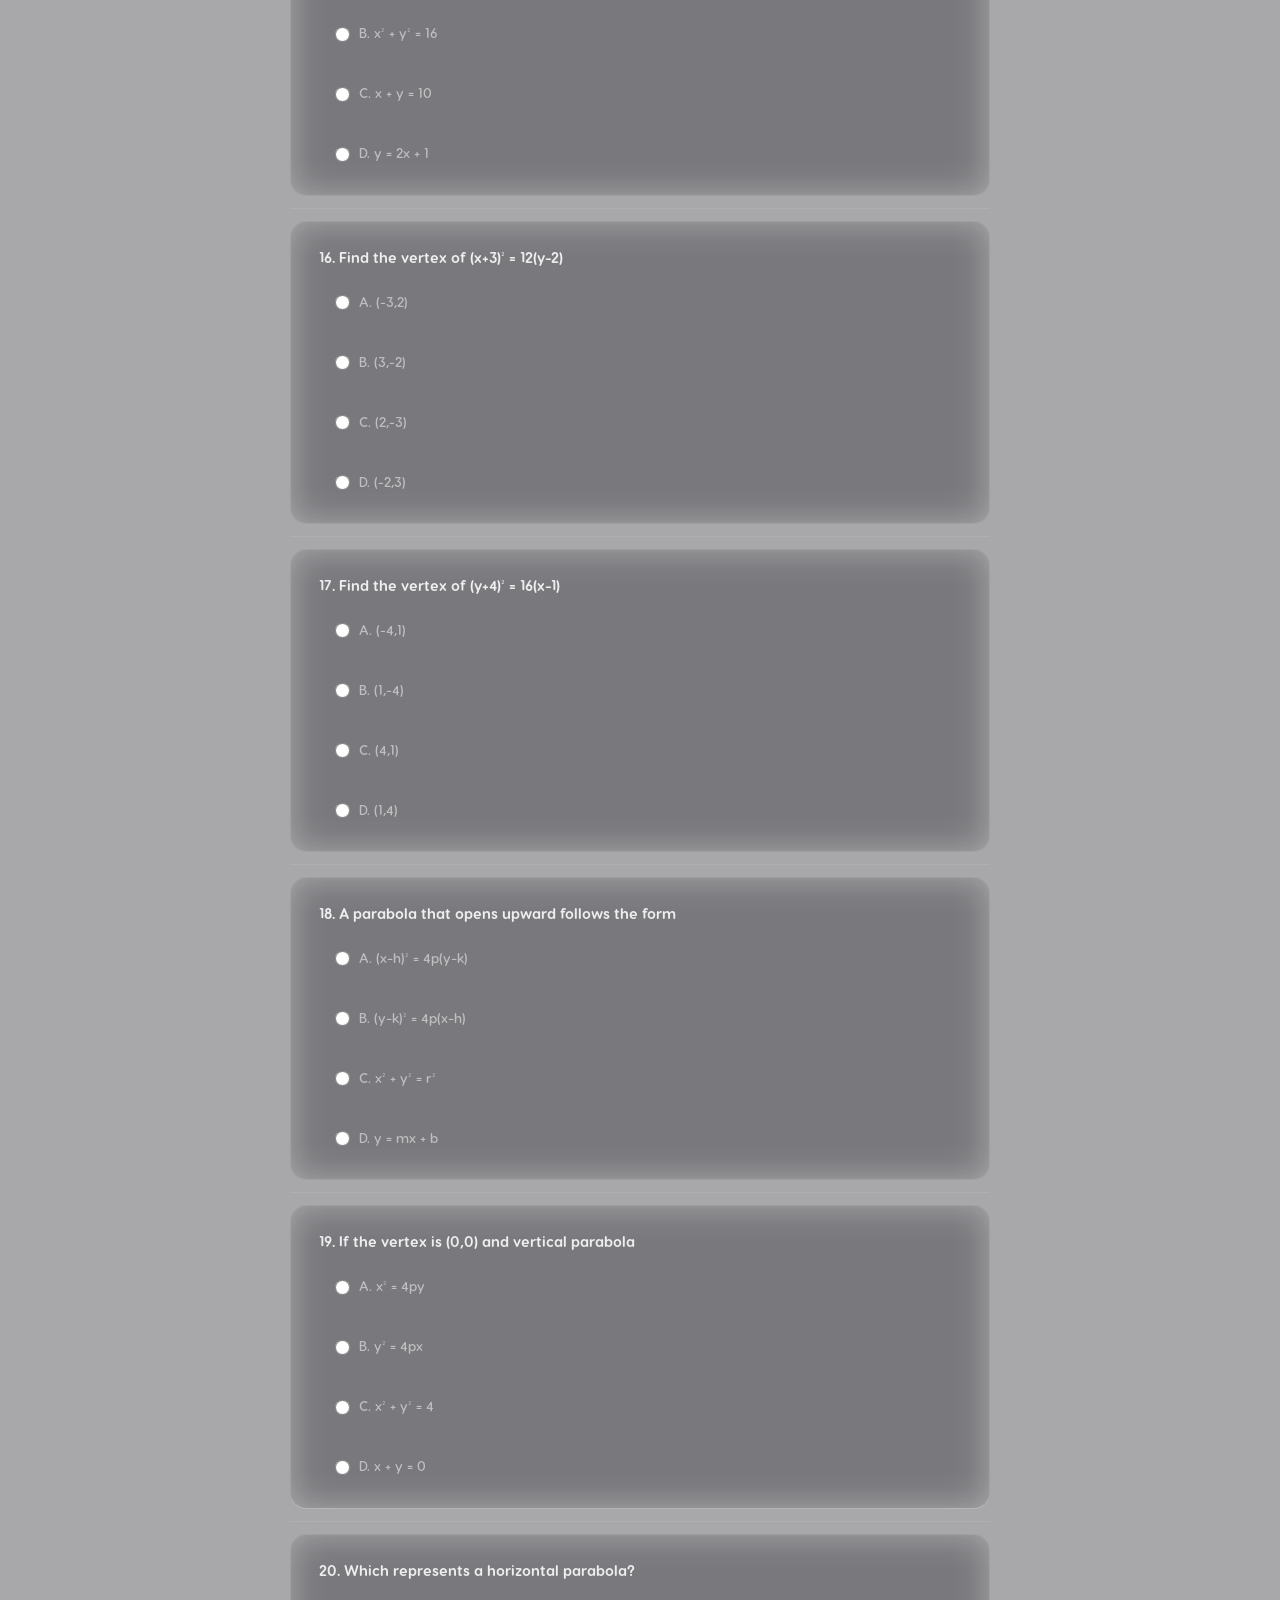
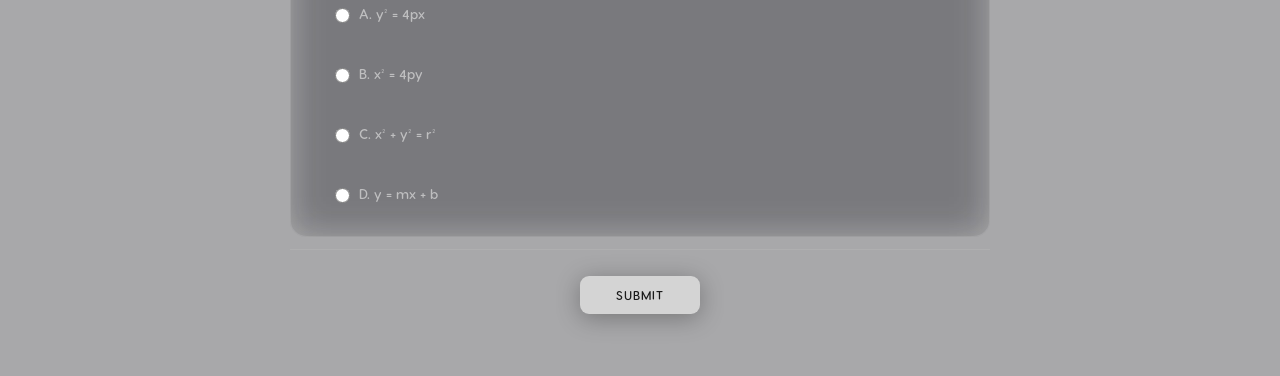
<file: pages/Q3/QUIZ3.html>
<!DOCTYPE html>
<html lang="en">
<head>
    <meta charset="UTF-8">
    <meta name="viewport" content="width=device-width, initial-scale=1.0">
    <script async src="https://pagead2.googlesyndication.com/pagead/js/adsbygoogle.js?client=ca-pub-8921934324115001"
     crossorigin="anonymous"></script>
    <link rel="stylesheet" href="Q3.css">
    <script src="Q3.js"></script>
    <title>QuiziniX - Geometry Quiz</title>
</head>
<body id="body">
    <div class="bg"></div>
    <div class="all">
        <div class="nav">
            <p id="navTitle">QuiziniX</p>
            <ul class="linkList">
                <a href="/index.html" class="link">Home</a>
                <a href="https://trigonix.netlify.app" class="link">Trigonix</a>
                <a href="/scoring.html" class="link">Scoring</a>
            </ul>
        </div>
        <div class="content">

            <div class="qe" id="qe1">
                <p class="question">1. Find the equation of a circle with center (0,0) and r = 5</p>
                <label><input type="radio" name="q1" id="ans1a" class="ans" value="1"> A. x² + y² = 25</label><br>
                <label><input type="radio" name="q1" id="ans1b" class="ans" value="0"> B. x² + y² = 5</label><br>
                <label><input type="radio" name="q1" id="ans1c" class="ans" value="0"> C. x + y = 25</label><br>
                <label><input type="radio" name="q1" id="ans1d" class="ans" value="0"> D. x² − y² = 25</label>
            </div>
            <hr>

            <div class="qe" id="qe2">
                <p class="question">2. Find the equation if center (2,3) and r = 4</p>
                <label><input type="radio" name="q2" id="ans2a" class="ans" value="1"> A. (x−2)² + (y−3)² = 16</label><br>
                <label><input type="radio" name="q2" id="ans2b" class="ans" value="0"> B. (x+2)² + (y+3)² = 16</label><br>
                <label><input type="radio" name="q2" id="ans2c" class="ans" value="0"> C. x² + y² = 16</label><br>
                <label><input type="radio" name="q2" id="ans2d" class="ans" value="0"> D. (x−2)+(y−3)=16</label>
            </div>
            <hr>

            <div class="qe" id="qe3">
                <p class="question">3. Find the equation if center (1,1) and r = 3</p>
                <label><input type="radio" name="q3" id="ans3a" class="ans" value="1"> A. (x−1)² + (y−1)² = 9</label><br>
                <label><input type="radio" name="q3" id="ans3b" class="ans" value="0"> B. (x+1)² + (y+1)² = 9</label><br>
                <label><input type="radio" name="q3" id="ans3c" class="ans" value="0"> C. x² + y² = 9</label><br>
                <label><input type="radio" name="q3" id="ans3d" class="ans" value="0"> D. (x−1)+(y−1)=9</label>
            </div>
            <hr>

            <div class="qe" id="qe4">
                <p class="question">4. Find the radius if (x−2)² + (y−3)² = 49</p>
                <label><input type="radio" name="q4" id="ans4a" class="ans" value="1"> A. 7</label><br>
                <label><input type="radio" name="q4" id="ans4b" class="ans" value="0"> B. 49</label><br>
                <label><input type="radio" name="q4" id="ans4c" class="ans" value="0"> C. 14</label><br>
                <label><input type="radio" name="q4" id="ans4d" class="ans" value="0"> D. 21</label>
            </div>
            <hr>

            <div class="qe" id="qe5">
                <p class="question">5. Find the center of (x−4)² + (y−5)² = 9</p>
                <label><input type="radio" name="q5" id="ans5a" class="ans" value="1"> A. (4,5)</label><br>
                <label><input type="radio" name="q5" id="ans5b" class="ans" value="0"> B. (−4,−5)</label><br>
                <label><input type="radio" name="q5" id="ans5c" class="ans" value="0"> C. (5,4)</label><br>
                <label><input type="radio" name="q5" id="ans5d" class="ans" value="0"> D. (9,9)</label>
            </div>
            <hr>

            <div class="qe" id="qe6">
                <p class="question">6. If r² = 36, find r</p>
                <label><input type="radio" name="q6" id="ans6a" class="ans" value="0"> A. 36</label><br>
                <label><input type="radio" name="q6" id="ans6b" class="ans" value="1"> B. 6</label><br>
                <label><input type="radio" name="q6" id="ans6c" class="ans" value="0"> C. 18</label><br>
                <label><input type="radio" name="q6" id="ans6d" class="ans" value="0"> D. 12</label>
            </div>
            <hr>

            <div class="qe" id="qe7">
                <p class="question">7. Find the center of (x+2)² + (y+3)² = 16</p>
                <label><input type="radio" name="q7" id="ans7a" class="ans" value="0"> A. (2,3)</label><br>
                <label><input type="radio" name="q7" id="ans7b" class="ans" value="1"> B. (-2,-3)</label><br>
                <label><input type="radio" name="q7" id="ans7c" class="ans" value="0"> C. (3,2)</label><br>
                <label><input type="radio" name="q7" id="ans7d" class="ans" value="0"> D. (4,4)</label>
            </div>
            <hr>

            <div class="qe" id="qe8">
                <p class="question">8. Find r if r² = 81</p>
                <label><input type="radio" name="q8" id="ans8a" class="ans" value="0"> A. 81</label><br>
                <label><input type="radio" name="q8" id="ans8b" class="ans" value="1"> B. 9</label><br>
                <label><input type="radio" name="q8" id="ans8c" class="ans" value="0"> C. 18</label><br>
                <label><input type="radio" name="q8" id="ans8d" class="ans" value="0"> D. 3</label>
            </div>
            <hr>

            <div class="qe" id="qe9">
                <p class="question">9. Find the equation with center (3,2) and r = 6</p>
                <label><input type="radio" name="q9" id="ans9a" class="ans" value="1"> A. (x−3)² + (y−2)² = 36</label><br>
                <label><input type="radio" name="q9" id="ans9b" class="ans" value="0"> B. (x+3)² + (y+2)² = 36</label><br>
                <label><input type="radio" name="q9" id="ans9c" class="ans" value="0"> C. x² + y² = 36</label><br>
                <label><input type="radio" name="q9" id="ans9d" class="ans" value="0"> D. (x−3)+(y−2)=36</label>
            </div>
            <hr>

            <div class="qe" id="qe10">
                <p class="question">10. Find the equation if center (0,4) and r = 2</p>
                <label><input type="radio" name="q10" id="ans10a" class="ans" value="1"> A. x² + (y−4)² = 4</label><br>
                <label><input type="radio" name="q10" id="ans10b" class="ans" value="0"> B. x² + (y+4)² = 4</label><br>
                <label><input type="radio" name="q10" id="ans10c" class="ans" value="0"> C. (x−4)² + y² = 4</label><br>
                <label><input type="radio" name="q10" id="ans10d" class="ans" value="0"> D. x² + y² = 2</label>
            </div>
            <hr>

            <div class="qe" id="qe11">
                <p class="question">11. The standard form of a vertical parabola is</p>
                <label><input type="radio" name="q11" id="ans11a" class="ans" value="1"> A. (x−h)² = 4p(y−k)</label><br>
                <label><input type="radio" name="q11" id="ans11b" class="ans" value="0"> B. (y−k)² = 4p(x−h)</label><br>
                <label><input type="radio" name="q11" id="ans11c" class="ans" value="0"> C. x² + y² = r²</label><br>
                <label><input type="radio" name="q11" id="ans11d" class="ans" value="0"> D. y = mx + b</label>
            </div>
            <hr>

            <div class="qe" id="qe12">
                <p class="question">12. The standard form of a horizontal parabola is</p>
                <label><input type="radio" name="q12" id="ans12a" class="ans" value="1"> A. (y−k)² = 4p(x−h)</label><br>
                <label><input type="radio" name="q12" id="ans12b" class="ans" value="0"> B. (x−h)² = 4p(y−k)</label><br>
                <label><input type="radio" name="q12" id="ans12c" class="ans" value="0"> C. x² + y² = r²</label><br>
                <label><input type="radio" name="q12" id="ans12d" class="ans" value="0"> D. y = x²</label>
            </div>
            <hr>

            <div class="qe" id="qe13">
                <p class="question">13. Find the vertex of (x−2)² = 4(y−3)</p>
                <label><input type="radio" name="q13" id="ans13a" class="ans" value="1"> A. (2,3)</label><br>
                <label><input type="radio" name="q13" id="ans13b" class="ans" value="0"> B. (-2,-3)</label><br>
                <label><input type="radio" name="q13" id="ans13c" class="ans" value="0"> C. (3,2)</label><br>
                <label><input type="radio" name="q13" id="ans13d" class="ans" value="0"> D. (4,3)</label>
            </div>
            <hr>

            <div class="qe" id="qe14">
                <p class="question">14. Find the vertex of (y−1)² = 8(x−4)</p>
                <label><input type="radio" name="q14" id="ans14a" class="ans" value="0"> A. (1,4)</label><br>
                <label><input type="radio" name="q14" id="ans14b" class="ans" value="1"> B. (4,1)</label><br>
                <label><input type="radio" name="q14" id="ans14c" class="ans" value="0"> C. (-1,4)</label><br>
                <label><input type="radio" name="q14" id="ans14d" class="ans" value="0"> D. (4,-1)</label>
            </div>
            <hr>

            <div class="qe" id="qe15">
                <p class="question">15. Which equation represents a parabola?</p>
                <label><input type="radio" name="q15" id="ans15a" class="ans" value="1"> A. (x−2)² = 8(y+1)</label><br>
                <label><input type="radio" name="q15" id="ans15b" class="ans" value="0"> B. x² + y² = 16</label><br>
                <label><input type="radio" name="q15" id="ans15c" class="ans" value="0"> C. x + y = 10</label><br>
                <label><input type="radio" name="q15" id="ans15d" class="ans" value="0"> D. y = 2x + 1</label>
            </div>
            <hr>

            <div class="qe" id="qe16">
                <p class="question">16. Find the vertex of (x+3)² = 12(y−2)</p>
                <label><input type="radio" name="q16" id="ans16a" class="ans" value="1"> A. (-3,2)</label><br>
                <label><input type="radio" name="q16" id="ans16b" class="ans" value="0"> B. (3,-2)</label><br>
                <label><input type="radio" name="q16" id="ans16c" class="ans" value="0"> C. (2,-3)</label><br>
                <label><input type="radio" name="q16" id="ans16d" class="ans" value="0"> D. (-2,3)</label>
            </div>
            <hr>

            <div class="qe" id="qe17">
                <p class="question">17. Find the vertex of (y+4)² = 16(x−1)</p>
                <label><input type="radio" name="q17" id="ans17a" class="ans" value="0"> A. (-4,1)</label><br>
                <label><input type="radio" name="q17" id="ans17b" class="ans" value="1"> B. (1,-4)</label><br>
                <label><input type="radio" name="q17" id="ans17c" class="ans" value="0"> C. (4,1)</label><br>
                <label><input type="radio" name="q17" id="ans17d" class="ans" value="0"> D. (1,4)</label>
            </div>
            <hr>

            <div class="qe" id="qe18">
                <p class="question">18. A parabola that opens upward follows the form</p>
                <label><input type="radio" name="q18" id="ans18a" class="ans" value="1"> A. (x−h)² = 4p(y−k)</label><br>
                <label><input type="radio" name="q18" id="ans18b" class="ans" value="0"> B. (y−k)² = 4p(x−h)</label><br>
                <label><input type="radio" name="q18" id="ans18c" class="ans" value="0"> C. x² + y² = r²</label><br>
                <label><input type="radio" name="q18" id="ans18d" class="ans" value="0"> D. y = mx + b</label>
            </div>
            <hr>

            <div class="qe" id="qe19">
                <p class="question">19. If the vertex is (0,0) and vertical parabola</p>
                <label><input type="radio" name="q19" id="ans19a" class="ans" value="1"> A. x² = 4py</label><br>
                <label><input type="radio" name="q19" id="ans19b" class="ans" value="0"> B. y² = 4px</label><br>
                <label><input type="radio" name="q19" id="ans19c" class="ans" value="0"> C. x² + y² = 4</label><br>
                <label><input type="radio" name="q19" id="ans19d" class="ans" value="0"> D. x + y = 0</label>
            </div>
            <hr>

            <div class="qe" id="qe20">
                <p class="question">20. Which represents a horizontal parabola?</p>
                <label><input type="radio" name="q20" id="ans20a" class="ans" value="1"> A. y² = 4px</label><br>
                <label><input type="radio" name="q20" id="ans20b" class="ans" value="0"> B. x² = 4py</label><br>
                <label><input type="radio" name="q20" id="ans20c" class="ans" value="0"> C. x² + y² = r²</label><br>
                <label><input type="radio" name="q20" id="ans20d" class="ans" value="0"> D. y = mx + b</label>
            </div>
            <hr>
            
            <button onclick="submit()">SUBMIT</button>

        </div>
    </div>
</body>
</html>
</file>
<file: index.css>
/* ══════════════════════════════════════════
   QUIZINIX — DESIGN SYSTEM  (index)
   ══════════════════════════════════════════ */
:root {
    --accent:         #1aaa88;
    --accent-dim:     rgba(26,170,136,0.18);
    --accent-hover:   #20ccaa;
    --glass-bg:       rgba(255,255,255,0.055);
    --glass-border:   rgba(255,255,255,0.11);
    --glass-blur:     blur(18px) saturate(1.4);
    --nav-bg:         rgba(255,255,255,0.055);
    --nav-blur:       blur(32px) saturate(1.6);
    --nav-border:     rgba(255,255,255,0.10);
    --text:           #eeeeee;
    --text-muted:     rgba(238,238,238,0.60);
    --radius-card:    16px;
    --radius-btn:     9px;
    --shadow-glow:    0 0 22px rgba(26,170,136,0.45);
    --shadow-soft:    0 4px 24px rgba(0,0,0,0.30);
    --transition:     0.18s ease;
}

/* ── CUSTOM SCROLLBAR ── */
::-webkit-scrollbar              { width: 5px; }
::-webkit-scrollbar-track        { background: #0b0e13; }
::-webkit-scrollbar-thumb        { background: var(--accent); border-radius: 99px; }
::-webkit-scrollbar-thumb:hover  { background: var(--accent-hover); }
* { scrollbar-width: thin; scrollbar-color: var(--accent) #0b0e13; }

/* ── RESET ── */
*, *::before, *::after { box-sizing: border-box; }

html, body {
    margin: 0; padding: 0;
    background-image: url(quizinix_bg.png);
    background-size: cover;
    background-position: center;
    background-attachment: fixed;
    color: var(--text);
}

@font-face { font-family: demiBold; src: url(VisbyRoundCF-DemiBold.otf); }
@font-face { font-family: Bold;     src: url(VisbyRoundCF-Bold.otf); }

#body { transition: background var(--transition); }

.all {
    min-height: 100vh;
    width: 100%;
    background-color: rgba(14,16,22,0.70);
    backdrop-filter: blur(1px);
}

/* ── NAV ── */
.nav {
    display: flex;
    align-items: center;
    justify-content: space-between;
    padding: 0 32px;
    height: 62px;
    position: sticky;
    top: 0;
    z-index: 100;
    background: var(--nav-bg);
    backdrop-filter: var(--nav-blur);
    border-bottom: 1px solid var(--nav-border);
}

li, a { text-decoration: none; color: var(--text); }

#navTitle {
    font-family: Bold;
    font-size: 20px;
    margin: 0;
    letter-spacing: 0.02em;
    color: var(--text);
}

.linkList {
    display: flex;
    align-items: center;
    gap: 30px;
    margin: 0; padding: 0;
    list-style: none;
}

.link {
    font-family: demiBold;
    font-size: 12.5px;
    color: var(--text-muted);
    letter-spacing: 0.06em;
    text-transform: uppercase;
    transition: color var(--transition);
}
.link:hover { color: var(--text); }

/* ── PAGE CONTENT ── */
.content {
    display: flex;
    flex-direction: row;
    justify-content: space-between;
    align-items: center;
    padding: 0 10vw;
    min-height: calc(100vh - 62px);
    gap: 40px;
}

.intro { flex: 1; max-width: 560px; }

.header {
    font-family: Bold;
    font-size: clamp(28px, 3.4vw, 52px);
    line-height: 1.15;
    margin: 0 0 20px 0;
}

.info {
    font-family: demiBold;
    font-size: clamp(13px, 1.1vw, 16px);
    line-height: 1.75;
    max-width: 440px;
    margin-bottom: 26px;
    color: var(--text-muted);
}

/* ── BUTTONS (shared) ── */
button {
    font-family: demiBold;
    cursor: pointer;
    border: none;
    transition: transform var(--transition), box-shadow var(--transition), background var(--transition);
}
button:hover {
    box-shadow: var(--shadow-glow);
    transform: scale(1.05);
}

.gS {
    font-size: 12px;
    letter-spacing: 0.08em;
    text-transform: uppercase;
    background-color: var(--accent);
    color: var(--text);
    padding: 12px 26px;
    border-radius: var(--radius-btn);
    box-shadow: var(--shadow-soft);
}
.gS a { color: var(--text); text-decoration: none; }

/* ── SUBJECT GRID ── */
.subJ {
    display: grid;
    grid-template-columns: repeat(2, 1fr);
    gap: 10px;
    flex-shrink: 0;
}

.subJB {
    width:  clamp(86px, 11.5vw, 150px);
    height: clamp(86px, 11.5vw, 150px);
    border-radius: var(--radius-card);
    font-size: clamp(15px, 1.9vw, 24px);
    background: var(--glass-bg);
    border: 1px solid var(--glass-border);
    color: var(--text);
    backdrop-filter: var(--glass-blur);
    transition: transform var(--transition), box-shadow var(--transition), border-color var(--transition);
}
#subJB1:hover {
    border-color: rgba(26,170,136,0.50);
    box-shadow: var(--shadow-glow);
    transform: scale(1.05);
}
#subJB2:hover {
    border-color: #8844bb;
    box-shadow: 0 0 22px #8844bb;
    transform: scale(1.05);
}
#subJB3:hover {
    border-color: rgba(235,235,235,0.90)S;
    box-shadow: 0 0 22px rgba(235,235,235,0.90);
    transform: scale(1.05);
}
#subJB4:hover {
    border-color: #aa9900;
    box-shadow: 0 0 22px #aa9900;
    transform: scale(1.05);
}

/* ── TOPIC PANELS ── */
#Q0t              { display: block; }
#Q1t,#Q2t,#Q3t,#Q4t { display: none; }

/* ── QUIZ BUTTON ACCENTS ── */
#gq1 { background-color: #1aaa88; color: var(--text); }
#gq2 { background-color: #8844bb; color: var(--text); }
#gq3 { background-color: rgba(235,235,235,0.90); color: #1a1a1a; }
#gq4 { background-color: #aa9900; color: var(--text); }

/* ═══════════════════════
   RESPONSIVE
   ═══════════════════════ */
@media (max-width: 768px) {
    .content {
        flex-direction: column;
        justify-content: center;
        align-items: center;
        padding: 44px 6vw;
        gap: 32px;
        min-height: calc(100vh - 62px);
        text-align: center;
    }
    .intro {
        max-width: 100%;
        display: flex;
        flex-direction: column;
        align-items: center;
    }
    .header { font-size: clamp(24px, 6vw, 38px); margin-bottom: 14px; }
    .header br { display: none; }
    .info { font-size: clamp(13px, 3.2vw, 15px); max-width: 100%; text-align: center; }
    .subJB {
        width: clamp(96px, 32vw, 145px);
        height: clamp(56px, 17vw, 96px);
        font-size: clamp(14px, 4vw, 20px);
        border-radius: 13px;
    }
    .subJ{
        margin-bottom: 200px;
    }
}

@media (max-width: 480px) {
    .nav { padding: 0 16px; height: 54px; }
    #navTitle { font-size: 17px; }
    .linkList { gap: 14px; }
    .link { font-size: 11px; }
    .content { padding: 30px 5vw; gap: 22px; }
    .header { font-size: clamp(21px, 8vw, 30px); }
    .info { font-size: 13px; }
    .subJB {
        width: clamp(86px, 37vw, 132px);
        height: clamp(52px, 19vw, 84px);
        font-size: clamp(13px, 5vw, 18px);
        border-radius: 11px;
    }
}
</file>
<file: pages/Q1/Q1.css>
/* ══════════════════════════════════════════
   QUIZINIX — Q1  accent: teal #1aaa88
   ══════════════════════════════════════════ */
:root {
    --accent:         #1aaa88;
    --accent-dim:     rgba(26,170,136,0.15);
    --accent-hover:   #20ccaa;
    --accent-border:  rgba(26,170,136,0.35);
    --scrollbar-bg:   #0b0e13;
    --glass-bg:       rgba(255,255,255,0.055);
    --glass-border:   rgba(255,255,255,0.11);
    --glass-blur:     blur(18px) saturate(1.4);
    --nav-bg:         rgba(255,255,255,0.055);
    --nav-blur:       blur(32px) saturate(1.6);
    --nav-border:     rgba(255,255,255,0.10);
    --text:           #eeeeee;
    --text-muted:     rgba(238,238,238,0.60);
    --radius-card:    16px;
    --radius-btn:     9px;
    --shadow-glow:    0 0 22px rgba(26,170,136,0.50);
    --shadow-soft:    0 4px 24px rgba(0,0,0,0.30);
    --transition:     0.18s ease;
    --bg-image:       url(/quizinix_bg.png);
}

/* ── SCROLLBAR ── */
::-webkit-scrollbar              { width: 5px; }
::-webkit-scrollbar-track        { background: var(--scrollbar-bg); }
::-webkit-scrollbar-thumb        { background: var(--accent); border-radius: 99px; }
::-webkit-scrollbar-thumb:hover  { background: var(--accent-hover); }
* { scrollbar-width: thin; scrollbar-color: var(--accent) var(--scrollbar-bg); }

/* ── RESET ── */
*, *::before, *::after { box-sizing: border-box; }
html, body { margin: 0; padding: 0; color: var(--text); scroll-behavior: smooth; }

@font-face { font-family: demiBold; src: url(/VisbyRoundCF-DemiBold.otf); }
@font-face { font-family: Bold;     src: url(/VisbyRoundCF-Bold.otf); }

.bg {
    position: fixed; inset: 0;
    background-image: var(--bg-image);
    background-size: cover; background-position: center; z-index: -1;
}
#body { transition: background var(--transition); }
.all { min-height: 100vh; background-color: rgba(14,16,22,0.36); backdrop-filter: blur(8px); }

/* ── NAV ── */
.nav {
    display: flex; align-items: center; justify-content: space-between;
    padding: 0 32px; height: 62px; position: sticky; top: 0; z-index: 100;
    background: var(--nav-bg); backdrop-filter: var(--nav-blur);
    border-bottom: 1px solid var(--nav-border);
}
li, a { text-decoration: none; color: var(--text); }
#navTitle { font-family: Bold; font-size: 20px; margin: 0; letter-spacing: 0.02em; }
.linkList { display: flex; align-items: center; gap: 30px; margin: 0; padding: 0; list-style: none; }
.link { font-family: demiBold; font-size: 12.5px; color: var(--text-muted); letter-spacing: 0.06em; text-transform: uppercase; transition: color var(--transition); }
.link:hover { color: var(--text); }

/* ── CONTENT ── */
.content { display: flex; flex-direction: column; align-items: center; padding: 28px 16px 56px; }

/* ── QUESTION CARD ── */
.qe {
    margin: 8px 0;
    background: var(--glass-bg); border: 1px solid var(--glass-border);
    backdrop-filter: var(--glass-blur); padding: 24px 28px;
    border-radius: var(--radius-card); width: 100%; max-width: 700px;
    transition: border-color var(--transition), box-shadow var(--transition);
}
.qe:focus-within {
    border-color: var(--accent-border);
    box-shadow: 0 0 0 1px var(--accent-dim);
}
hr { border: none; border-top: 1px solid rgba(255,255,255,0.08); width: 100%; max-width: 700px; margin: 4px 0; }
p { margin: 0; font-family: demiBold; }
.question { font-family: Bold; font-size: 14.5px; line-height: 1.6; margin-bottom: 14px; color: var(--text); }

label {
    font-family: demiBold; cursor: pointer; display: flex; align-items: center;
    margin: 6px 0 0; padding: 8px 10px; border-radius: 8px; font-size: 13.5px;
    color: var(--text-muted); transition: background var(--transition), color var(--transition), border-color var(--transition);
    border: 1px solid transparent;
}
label:hover {
    background: var(--accent-dim);
    color: var(--text);
    border-color: var(--accent-border);
}
input[type="radio"] { cursor: pointer; accent-color: var(--accent); margin-right: 9px; width: 15px; height: 15px; flex-shrink: 0; }

/* ── SUBMIT BUTTON ── */
button {
    font-family: demiBold; cursor: pointer; border: none;
    padding: 12px 32px; background-color: var(--accent);
    border-radius: var(--radius-btn); margin: 22px 0 6px; min-width: 120px;
    color: var(--text); font-size: 12px; letter-spacing: 0.08em; text-transform: uppercase;
    box-shadow: var(--shadow-soft);
    transition: transform var(--transition), box-shadow var(--transition), background var(--transition);
}
button:hover { background-color: var(--accent-hover); box-shadow: var(--shadow-glow); transform: scale(1.05); }

/* ── RESULT PAGE ── */
.result-wrapper { display: flex; flex-direction: column; align-items: center; justify-content: center; min-height: calc(100vh - 62px); padding: 40px 20px; text-align: center; }
#totalScore { font-family: Bold; font-size: clamp(28px, 6vw, 52px); margin: 0; }

/* ── RESPONSIVE ── */
@media (max-width: 768px) {
    .nav { padding: 0 18px; } .linkList { gap: 20px; }
    .qe { padding: 18px 20px; border-radius: 13px; margin: 6px 0; }
    .question { font-size: 14px; } label { font-size: 13px; }
}
@media (max-width: 480px) {
    .nav { height: 54px; padding: 0 14px; } #navTitle { font-size: 17px; }
    .linkList { gap: 13px; } .link { font-size: 11px; }
    .content { padding: 16px 10px 40px; } .qe { padding: 14px; border-radius: 11px; }
    .question { font-size: 13px; } label { font-size: 12px; padding: 6px 7px; }
    button { padding: 10px 20px; font-size: 11px; }
}
</file>
<file: pages/Q2/Q2.css>
/* ══════════════════════════════════════════
   QUIZINIX — Q2  accent: purple #8844bb
   ══════════════════════════════════════════ */
:root {
    --accent:         #8844bb;
    --accent-dim:     rgba(136,68,187,0.15);
    --accent-hover:   #aa66dd;
    --accent-border:  rgba(136,68,187,0.40);
    --scrollbar-bg:   #0b0e13;
    --glass-bg:       rgba(255,255,255,0.055);
    --glass-border:   rgba(255,255,255,0.11);
    --glass-blur:     blur(18px) saturate(1.4);
    --nav-bg:         rgba(255,255,255,0.055);
    --nav-blur:       blur(32px) saturate(1.6);
    --nav-border:     rgba(255,255,255,0.10);
    --text:           #eeeeee;
    --text-muted:     rgba(238,238,238,0.60);
    --radius-card:    16px;
    --radius-btn:     9px;
    --shadow-glow:    0 0 22px rgba(136,68,187,0.55);
    --shadow-soft:    0 4px 24px rgba(0,0,0,0.30);
    --transition:     0.18s ease;
    --bg-image:       url(/quizinix_bg.png);
}

/* ── SCROLLBAR ── */
::-webkit-scrollbar              { width: 5px; }
::-webkit-scrollbar-track        { background: var(--scrollbar-bg); }
::-webkit-scrollbar-thumb        { background: var(--accent); border-radius: 99px; }
::-webkit-scrollbar-thumb:hover  { background: var(--accent-hover); }
* { scrollbar-width: thin; scrollbar-color: var(--accent) var(--scrollbar-bg); }

/* ── RESET ── */
*, *::before, *::after { box-sizing: border-box; }
html, body { margin: 0; padding: 0; color: var(--text); scroll-behavior: smooth; }

@font-face { font-family: demiBold; src: url(/VisbyRoundCF-DemiBold.otf); }
@font-face { font-family: Bold;     src: url(/VisbyRoundCF-Bold.otf); }

.bg {
    position: fixed; inset: 0;
    background-image: var(--bg-image);
    background-size: cover; background-position: center; z-index: -1;
}
#body { transition: background var(--transition); }
.all { min-height: 100vh; background-color: rgba(14,16,22,0.36); backdrop-filter: blur(8px); }

/* ── NAV ── */
.nav {
    display: flex; align-items: center; justify-content: space-between;
    padding: 0 32px; height: 62px; position: sticky; top: 0; z-index: 100;
    background: var(--nav-bg); backdrop-filter: var(--nav-blur);
    border-bottom: 1px solid var(--nav-border);
}
li, a { text-decoration: none; color: var(--text); }
#navTitle { font-family: Bold; font-size: 20px; margin: 0; letter-spacing: 0.02em; }
.linkList { display: flex; align-items: center; gap: 30px; margin: 0; padding: 0; list-style: none; }
.link { font-family: demiBold; font-size: 12.5px; color: var(--text-muted); letter-spacing: 0.06em; text-transform: uppercase; transition: color var(--transition); }
.link:hover { color: var(--text); }

/* ── CONTENT ── */
.content { display: flex; flex-direction: column; align-items: center; padding: 28px 16px 56px; }

/* ── QUESTION CARD ── */
.qe {
    margin: 8px 0;
    background: var(--glass-bg); border: 1px solid var(--glass-border);
    backdrop-filter: var(--glass-blur); padding: 24px 28px;
    border-radius: var(--radius-card); width: 100%; max-width: 700px;
    transition: border-color var(--transition), box-shadow var(--transition);
}
.qe:focus-within {
    border-color: var(--accent-border);
    box-shadow: 0 0 0 1px var(--accent-dim);
}
hr { border: none; border-top: 1px solid rgba(255,255,255,0.08); width: 100%; max-width: 700px; margin: 4px 0; }
p { margin: 0; font-family: demiBold; }
.question { font-family: Bold; font-size: 14.5px; line-height: 1.6; margin-bottom: 14px; color: var(--text); }

label {
    font-family: demiBold; cursor: pointer; display: flex; align-items: center;
    margin: 6px 0 0; padding: 8px 10px; border-radius: 8px; font-size: 13.5px;
    color: var(--text-muted); transition: background var(--transition), color var(--transition), border-color var(--transition);
    border: 1px solid transparent;
}
label:hover {
    background: var(--accent-dim);
    color: var(--text);
    border-color: var(--accent-border);
}
input[type="radio"] { cursor: pointer; accent-color: var(--accent); margin-right: 9px; width: 15px; height: 15px; flex-shrink: 0; }

/* ── SUBMIT BUTTON ── */
button {
    font-family: demiBold; cursor: pointer; border: none;
    padding: 12px 32px; background-color: var(--accent);
    border-radius: var(--radius-btn); margin: 22px 0 6px; min-width: 120px;
    color: var(--text); font-size: 12px; letter-spacing: 0.08em; text-transform: uppercase;
    box-shadow: var(--shadow-soft);
    transition: transform var(--transition), box-shadow var(--transition), background var(--transition);
}
button:hover { background-color: var(--accent-hover); box-shadow: var(--shadow-glow); transform: scale(1.05); }

/* ── RESULT PAGE ── */
.result-wrapper { display: flex; flex-direction: column; align-items: center; justify-content: center; min-height: calc(100vh - 62px); padding: 40px 20px; text-align: center; }
#totalScore { font-family: Bold; font-size: clamp(28px, 6vw, 52px); margin: 0; }

/* ── RESPONSIVE ── */
@media (max-width: 768px) {
    .nav { padding: 0 18px; } .linkList { gap: 20px; }
    .qe { padding: 18px 20px; border-radius: 13px; margin: 6px 0; }
    .question { font-size: 14px; } label { font-size: 13px; }
}
@media (max-width: 480px) {
    .nav { height: 54px; padding: 0 14px; } #navTitle { font-size: 17px; }
    .linkList { gap: 13px; } .link { font-size: 11px; }
    .content { padding: 16px 10px 40px; } .qe { padding: 14px; border-radius: 11px; }
    .question { font-size: 13px; } label { font-size: 12px; padding: 6px 7px; }
    button { padding: 10px 20px; font-size: 11px; }
}
</file>
<file: pages/Q3/Q3.css>
/* ══════════════════════════════════════════
   QUIZINIX — Q3  accent: silver #d4d4d4
   ══════════════════════════════════════════ */
:root {
    --accent:         #d4d4d4;
    --accent-dim:     rgba(212,212,212,0.12);
    --accent-hover:   #ffffff;
    --accent-border:  rgba(212,212,212,0.35);
    --scrollbar-bg:   #0b0e13;
    --glass-bg:       rgba(255,255,255,0.055);
    --glass-border:   rgba(255,255,255,0.11);
    --glass-blur:     blur(18px) saturate(1.4);
    --nav-bg:         rgba(255,255,255,0.055);
    --nav-blur:       blur(32px) saturate(1.6);
    --nav-border:     rgba(255,255,255,0.10);
    --text:           #eeeeee;
    --text-muted:     rgba(238,238,238,0.60);
    --radius-card:    16px;
    --radius-btn:     9px;
    --shadow-glow:    0 0 22px rgba(212,212,212,0.40);
    --shadow-soft:    0 4px 24px rgba(0,0,0,0.30);
    --transition:     0.18s ease;
    --bg-image:       url(/quizinix_bg.png);
}

/* ── SCROLLBAR ── */
::-webkit-scrollbar              { width: 5px; }
::-webkit-scrollbar-track        { background: var(--scrollbar-bg); }
::-webkit-scrollbar-thumb        { background: var(--accent); border-radius: 99px; }
::-webkit-scrollbar-thumb:hover  { background: var(--accent-hover); }
* { scrollbar-width: thin; scrollbar-color: var(--accent) var(--scrollbar-bg); }

/* ── RESET ── */
*, *::before, *::after { box-sizing: border-box; }
html, body { margin: 0; padding: 0; color: var(--text); scroll-behavior: smooth; }

@font-face { font-family: demiBold; src: url(/VisbyRoundCF-DemiBold.otf); }
@font-face { font-family: Bold;     src: url(/VisbyRoundCF-Bold.otf); }

.bg {
    position: fixed; inset: 0;
    background-image: var(--bg-image);
    background-size: cover; background-position: center; z-index: -1;
}
#body { transition: background var(--transition); }
.all { min-height: 100vh; background-color: rgba(14,16,22,0.36); backdrop-filter: blur(8px); }

/* ── NAV ── */
.nav {
    display: flex; align-items: center; justify-content: space-between;
    padding: 0 32px; height: 62px; position: sticky; top: 0; z-index: 100;
    background: var(--nav-bg); backdrop-filter: var(--nav-blur);
    border-bottom: 1px solid var(--nav-border);
}
li, a { text-decoration: none; color: var(--text); }
#navTitle { font-family: Bold; font-size: 20px; margin: 0; letter-spacing: 0.02em; }
.linkList { display: flex; align-items: center; gap: 30px; margin: 0; padding: 0; list-style: none; }
.link { font-family: demiBold; font-size: 12.5px; color: var(--text-muted); letter-spacing: 0.06em; text-transform: uppercase; transition: color var(--transition); }
.link:hover { color: var(--text); }

/* ── CONTENT ── */
.content { display: flex; flex-direction: column; align-items: center; padding: 28px 16px 56px; }

/* ── QUESTION CARD ── */
.qe {
    margin: 8px 0;
    background: var(--glass-bg); border: 1px solid var(--glass-border);
    backdrop-filter: var(--glass-blur); padding: 24px 28px;
    border-radius: var(--radius-card); width: 100%; max-width: 700px;
    transition: border-color var(--transition), box-shadow var(--transition);
}
.qe:focus-within {
    border-color: var(--accent-border);
    box-shadow: 0 0 0 1px var(--accent-dim);
}
hr { border: none; border-top: 1px solid rgba(255,255,255,0.08); width: 100%; max-width: 700px; margin: 4px 0; }
p { margin: 0; font-family: demiBold; }
.question { font-family: Bold; font-size: 14.5px; line-height: 1.6; margin-bottom: 14px; color: var(--text); }

label {
    font-family: demiBold; cursor: pointer; display: flex; align-items: center;
    margin: 6px 0 0; padding: 8px 10px; border-radius: 8px; font-size: 13.5px;
    color: var(--text-muted); transition: background var(--transition), color var(--transition), border-color var(--transition);
    border: 1px solid transparent;
}
label:hover {
    background: var(--accent-dim);
    color: var(--text);
    border-color: var(--accent-border);
}
input[type="radio"] { cursor: pointer; accent-color: var(--accent); margin-right: 9px; width: 15px; height: 15px; flex-shrink: 0; }

/* ── SUBMIT BUTTON — dark text on light accent ── */
button {
    font-family: demiBold; cursor: pointer; border: none;
    padding: 12px 32px; background-color: var(--accent);
    border-radius: var(--radius-btn); margin: 22px 0 6px; min-width: 120px;
    color: #1a1a1a; font-size: 12px; letter-spacing: 0.08em; text-transform: uppercase;
    box-shadow: var(--shadow-soft);
    transition: transform var(--transition), box-shadow var(--transition), background var(--transition);
}
button:hover { background-color: var(--accent-hover); box-shadow: var(--shadow-glow); transform: scale(1.05); }

/* ── RESULT PAGE ── */
.result-wrapper { display: flex; flex-direction: column; align-items: center; justify-content: center; min-height: calc(100vh - 62px); padding: 40px 20px; text-align: center; }
#totalScore { font-family: Bold; font-size: clamp(28px, 6vw, 52px); margin: 0; }

/* ── RESPONSIVE ── */
@media (max-width: 768px) {
    .nav { padding: 0 18px; } .linkList { gap: 20px; }
    .qe { padding: 18px 20px; border-radius: 13px; margin: 6px 0; }
    .question { font-size: 14px; } label { font-size: 13px; }
}
@media (max-width: 480px) {
    .nav { height: 54px; padding: 0 14px; } #navTitle { font-size: 17px; }
    .linkList { gap: 13px; } .link { font-size: 11px; }
    .content { padding: 16px 10px 40px; } .qe { padding: 14px; border-radius: 11px; }
    .question { font-size: 13px; } label { font-size: 12px; padding: 6px 7px; }
    button { padding: 10px 20px; font-size: 11px; }
}
</file>
